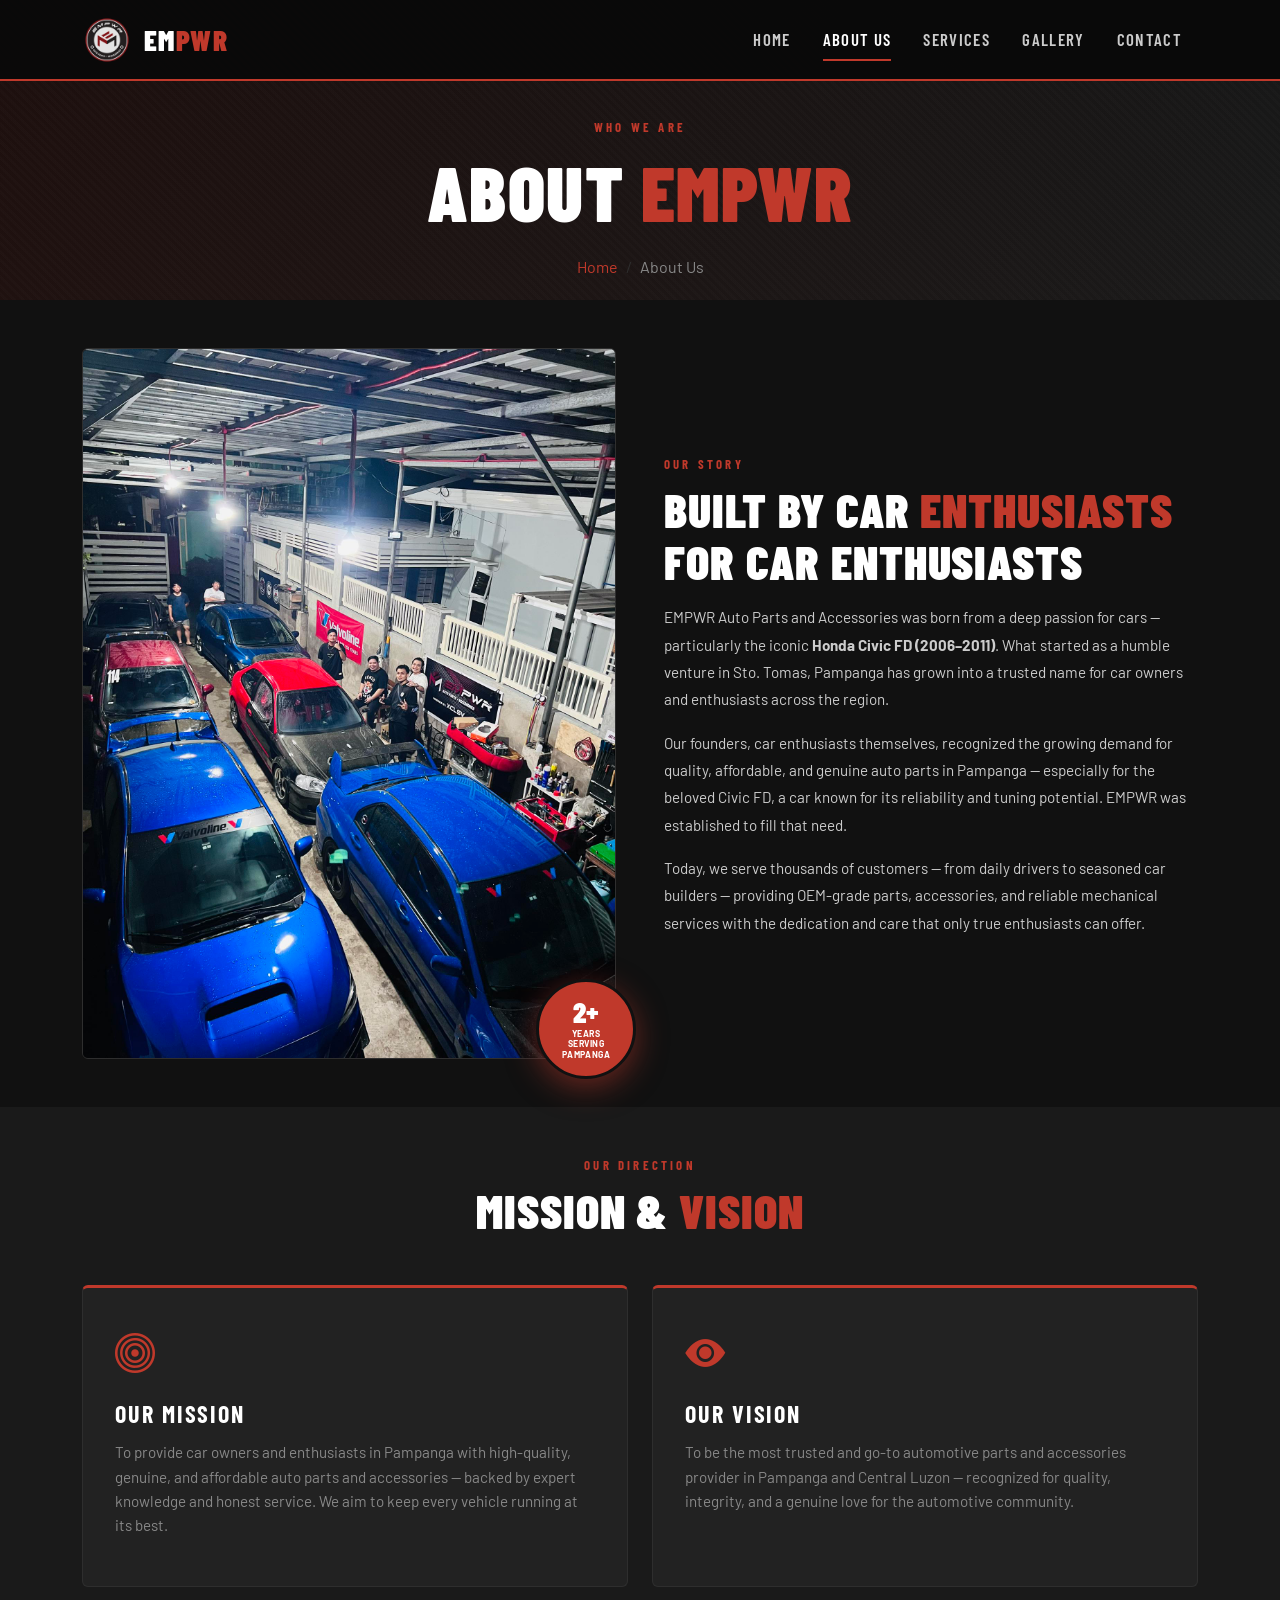
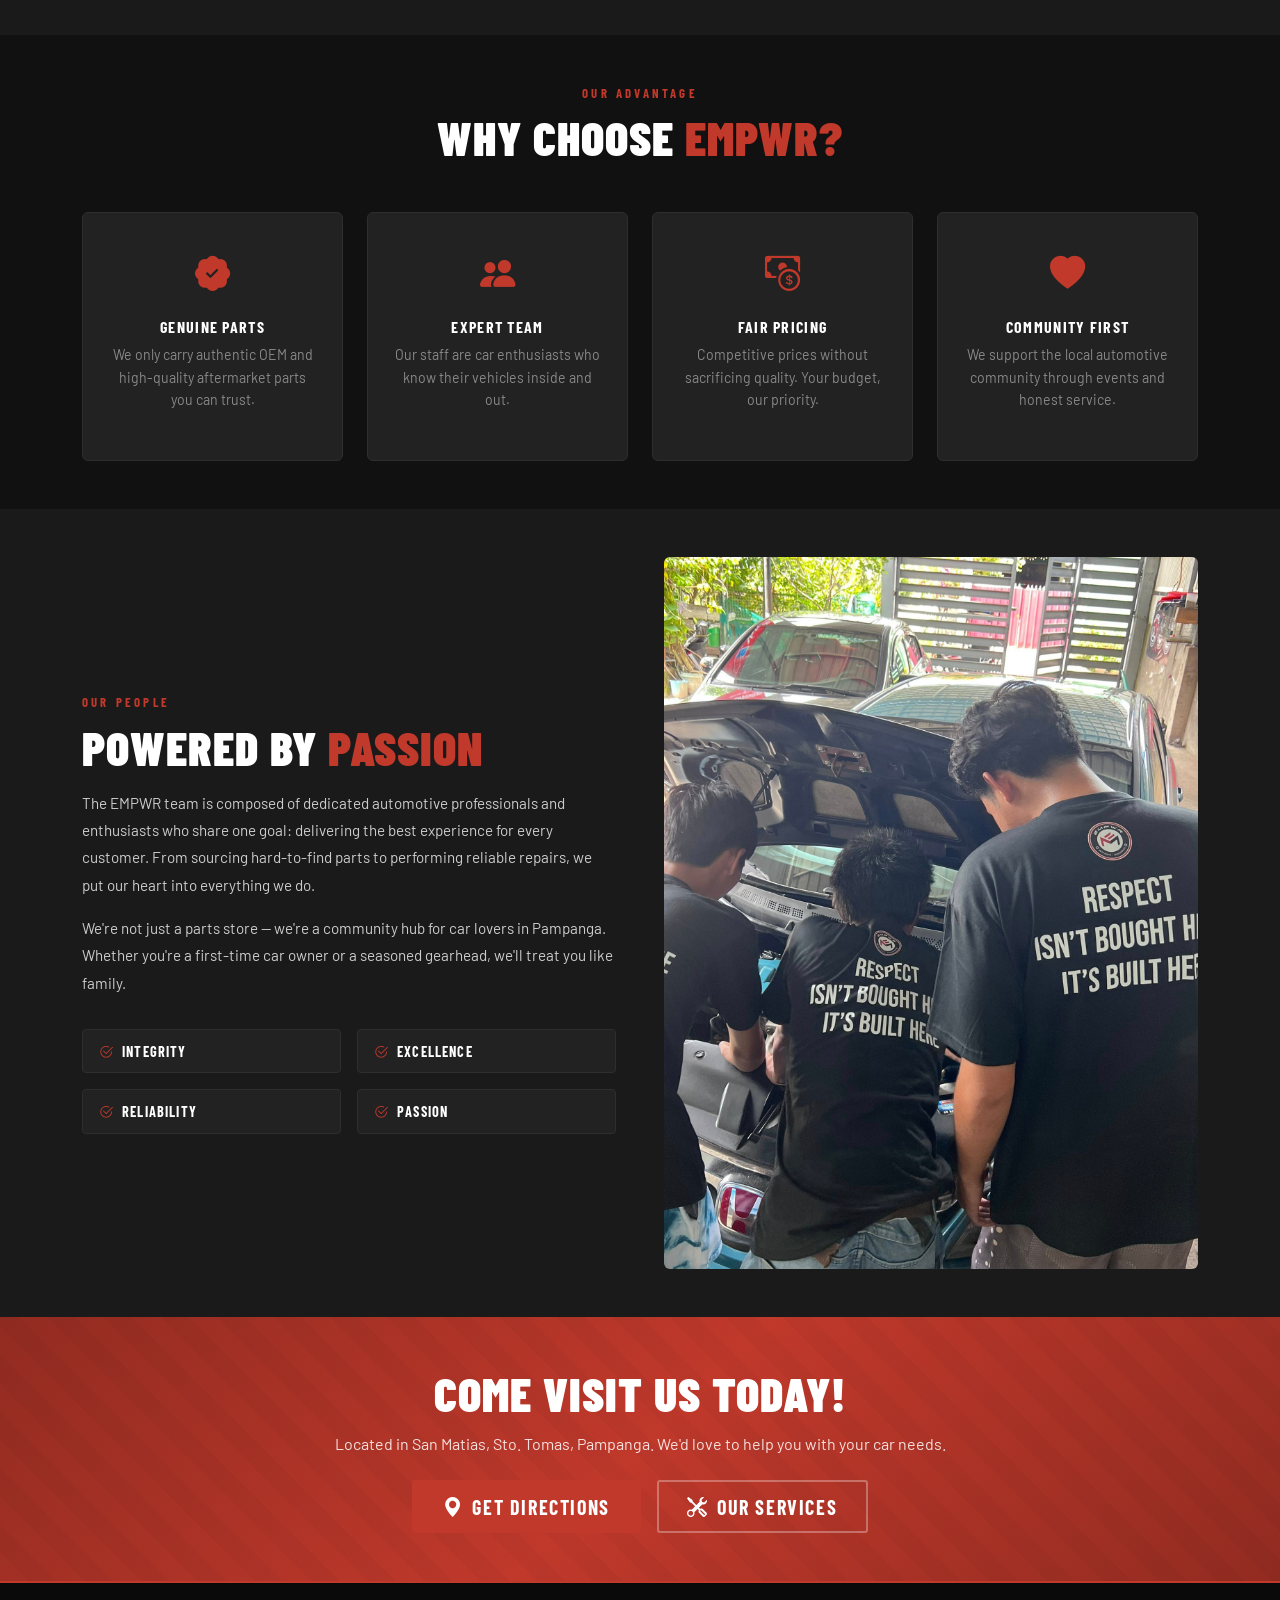
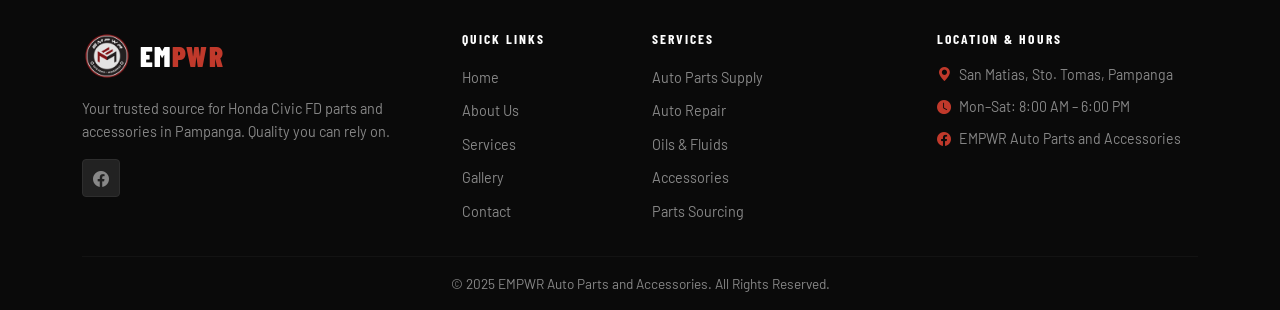
<file: about.html>
<!DOCTYPE html>
<html lang="en">
<head>
  <meta charset="UTF-8"/>
  <meta name="viewport" content="width=device-width, initial-scale=1.0"/>
  <title>About Us – EMPWR Auto Parts & Accessories</title>
  <link rel="icon" type="image/png" href="imgs/logo.png">
  <link rel="stylesheet" href="https://cdn.jsdelivr.net/npm/bootstrap@5.3.3/dist/css/bootstrap.min.css"/>
  <link rel="stylesheet" href="https://cdn.jsdelivr.net/npm/bootstrap-icons@1.11.3/font/bootstrap-icons.min.css"/>
  <link rel="stylesheet" href="style.css"/>
</head>
<body>

<!-- NAVBAR -->
<nav class="navbar navbar-expand-lg fixed-top empwr-nav">
  <div class="container">
    <a class="navbar-brand" href="index.html">
      <img src="imgs/logo1.png" alt="EMPWR Logo" height="50" class="me-2" onerror="this.style.display='none'"/>
      <span class="brand-text">EM<span class="brand-accent">PWR</span></span>
    </a>
    <button class="navbar-toggler" type="button" data-bs-toggle="collapse" data-bs-target="#navMenu">
      <span class="navbar-toggler-icon"></span>
    </button>
    <div class="collapse navbar-collapse" id="navMenu">
      <ul class="navbar-nav ms-auto">
        <li class="nav-item"><a class="nav-link" href="index.html">Home</a></li>
        <li class="nav-item"><a class="nav-link active" href="about.html">About Us</a></li>
        <li class="nav-item"><a class="nav-link" href="services.html">Services</a></li>
        <li class="nav-item"><a class="nav-link" href="gallery.html">Gallery</a></li>
        <li class="nav-item"><a class="nav-link" href="contact.html">Contact</a></li>
      </ul>
    </div>
  </div>
</nav>

<!-- PAGE HEADER -->
<section class="page-header d-flex align-items-center">
  <div class="page-header-overlay"></div>
  <div class="container position-relative z-2 text-center pt-5 mt-5">
    <div class="section-tag mb-2">Who We Are</div>
    <h1 class="page-title">About <span class="text-accent">EMPWR</span></h1>
    <nav aria-label="breadcrumb" class="mt-3">
      <ol class="breadcrumb justify-content-center">
        <li class="breadcrumb-item"><a href="index.html">Home</a></li>
        <li class="breadcrumb-item active">About Us</li>
      </ol>
    </nav>
  </div>
</section>

<!-- OUR STORY -->
<section class="section-dark py-5">
  <div class="container">
    <div class="row align-items-center g-5">
      <div class="col-lg-6">
        <div class="about-img-wrap">
          <img src="imgs/about-shop.jpg" alt="EMPWR Shop" class="img-fluid rounded-corner" onerror="this.parentElement.classList.add('img-placeholder')"/>
          <div class="about-badge">
            <span class="badge-num">2+</span>
            <span class="badge-label">Years<br/>Serving<br/>Pampanga</span>
          </div>
        </div>
      </div>
      <div class="col-lg-6">
        <div class="section-tag mb-2">Our Story</div>
        <h2 class="section-title">Built by Car <span class="text-accent">Enthusiasts</span><br/>for Car Enthusiasts</h2>
        <p class="section-text mt-3">
          EMPWR Auto Parts and Accessories was born from a deep passion for cars — particularly the iconic
          <strong>Honda Civic FD (2006–2011)</strong>. What started as a humble venture in Sto. Tomas, Pampanga
          has grown into a trusted name for car owners and enthusiasts across the region.
        </p>
        <p class="section-text">
          Our founders, car enthusiasts themselves, recognized the growing demand for quality, affordable,
          and genuine auto parts in Pampanga — especially for the beloved Civic FD, a car known for its
          reliability and tuning potential. EMPWR was established to fill that need.
        </p>
        <p class="section-text">
          Today, we serve thousands of customers — from daily drivers to seasoned car builders — providing
          OEM-grade parts, accessories, and reliable mechanical services with the dedication and care
          that only true enthusiasts can offer.
        </p>
      </div>
    </div>
  </div>
</section>

<!-- MISSION & VISION -->
<section class="section-mid py-5">
  <div class="container">
    <div class="text-center mb-5">
      <div class="section-tag mb-2">Our Direction</div>
      <h2 class="section-title">Mission & <span class="text-accent">Vision</span></h2>
    </div>
    <div class="row g-4">
      <div class="col-md-6">
        <div class="mv-card h-100">
          <div class="mv-icon"><i class="bi bi-bullseye"></i></div>
          <h4>Our Mission</h4>
          <p>To provide car owners and enthusiasts in Pampanga with high-quality, genuine, and affordable auto parts and accessories — backed by expert knowledge and honest service. We aim to keep every vehicle running at its best.</p>
        </div>
      </div>
      <div class="col-md-6">
        <div class="mv-card h-100">
          <div class="mv-icon"><i class="bi bi-eye-fill"></i></div>
          <h4>Our Vision</h4>
          <p>To be the most trusted and go-to automotive parts and accessories provider in Pampanga and Central Luzon — recognized for quality, integrity, and a genuine love for the automotive community.</p>
        </div>
      </div>
    </div>
  </div>
</section>

<!-- WHY CHOOSE US -->
<section class="section-dark py-5">
  <div class="container">
    <div class="text-center mb-5">
      <div class="section-tag mb-2">Our Advantage</div>
      <h2 class="section-title">Why Choose <span class="text-accent">EMPWR?</span></h2>
    </div>
    <div class="row g-4">
      <div class="col-md-6 col-lg-3">
        <div class="why-card text-center h-100">
          <div class="why-icon"><i class="bi bi-patch-check-fill"></i></div>
          <h6>Genuine Parts</h6>
          <p>We only carry authentic OEM and high-quality aftermarket parts you can trust.</p>
        </div>
      </div>
      <div class="col-md-6 col-lg-3">
        <div class="why-card text-center h-100">
          <div class="why-icon"><i class="bi bi-people-fill"></i></div>
          <h6>Expert Team</h6>
          <p>Our staff are car enthusiasts who know their vehicles inside and out.</p>
        </div>
      </div>
      <div class="col-md-6 col-lg-3">
        <div class="why-card text-center h-100">
          <div class="why-icon"><i class="bi bi-cash-coin"></i></div>
          <h6>Fair Pricing</h6>
          <p>Competitive prices without sacrificing quality. Your budget, our priority.</p>
        </div>
      </div>
      <div class="col-md-6 col-lg-3">
        <div class="why-card text-center h-100">
          <div class="why-icon"><i class="bi bi-heart-fill"></i></div>
          <h6>Community First</h6>
          <p>We support the local automotive community through events and honest service.</p>
        </div>
      </div>
    </div>
  </div>
</section>

<!-- TEAM / VALUES -->
<section class="section-mid py-5">
  <div class="container">
    <div class="row align-items-center g-5">
      <div class="col-lg-6">
        <div class="section-tag mb-2">Our People</div>
        <h2 class="section-title">Powered by <span class="text-accent">Passion</span></h2>
        <p class="section-text mt-3">
          The EMPWR team is composed of dedicated automotive professionals and enthusiasts who
          share one goal: delivering the best experience for every customer. From sourcing hard-to-find
          parts to performing reliable repairs, we put our heart into everything we do.
        </p>
        <p class="section-text">
          We're not just a parts store — we're a community hub for car lovers in Pampanga.
          Whether you're a first-time car owner or a seasoned gearhead, we'll treat you like family.
        </p>
        <div class="row g-3 mt-2">
          <div class="col-6">
            <div class="value-pill"><i class="bi bi-check2-circle text-accent me-2"></i>Integrity</div>
          </div>
          <div class="col-6">
            <div class="value-pill"><i class="bi bi-check2-circle text-accent me-2"></i>Excellence</div>
          </div>
          <div class="col-6">
            <div class="value-pill"><i class="bi bi-check2-circle text-accent me-2"></i>Reliability</div>
          </div>
          <div class="col-6">
            <div class="value-pill"><i class="bi bi-check2-circle text-accent me-2"></i>Passion</div>
          </div>
        </div>
      </div>
      <div class="col-lg-6">
        <div class="team-img-grid">
          <img src="imgs/team1.jpg" alt="Shop" class="img-fluid rounded-corner" onerror="this.parentElement.classList.add('img-placeholder')"/>
        </div>
      </div>
    </div>
  </div>
</section>

<!-- CTA -->
<section class="cta-section py-5">
  <div class="container text-center">
    <h2 class="cta-title">Come Visit Us Today!</h2>
    <p class="cta-sub mt-2 mb-4">Located in San Matias, Sto. Tomas, Pampanga. We'd love to help you with your car needs.</p>
    <div class="d-flex flex-wrap justify-content-center gap-3">
      <a href="contact.html" class="btn btn-empwr-red btn-lg"><i class="bi bi-geo-alt-fill me-2"></i>Get Directions</a>
      <a href="services.html" class="btn btn-empwr-outline btn-lg"><i class="bi bi-tools me-2"></i>Our Services</a>
    </div>
  </div>
</section>

<!-- FOOTER -->
<footer class="empwr-footer pt-5 pb-3">
  <div class="container">
    <div class="row g-4">
      <div class="col-lg-4">
        <div class="footer-brand mb-3">
          <img src="imgs/logo1.png" alt="EMPWR Logo" height="50" onerror="this.style.display='none'"/>
          <span class="brand-text ms-2">EM<span class="brand-accent">PWR</span></span>
        </div>
        <p class="footer-desc">Your trusted source for Honda Civic FD parts and accessories in Pampanga. Quality you can rely on.</p>
        <div class="social-links mt-3">
          <a href="https://www.facebook.com/empwrautopartsandaccessories" target="_blank"><i class="bi bi-facebook"></i></a>
        </div>
      </div>
      <div class="col-lg-2 col-6">
        <h6 class="footer-heading">Quick Links</h6>
        <ul class="footer-links">
          <li><a href="index.html">Home</a></li>
          <li><a href="about.html">About Us</a></li>
          <li><a href="services.html">Services</a></li>
          <li><a href="gallery.html">Gallery</a></li>
          <li><a href="contact.html">Contact</a></li>
        </ul>
      </div>
      <div class="col-lg-3 col-6">
        <h6 class="footer-heading">Services</h6>
        <ul class="footer-links">
          <li><a href="services.html">Auto Parts Supply</a></li>
          <li><a href="services.html">Auto Repair</a></li>
          <li><a href="services.html">Oils & Fluids</a></li>
          <li><a href="services.html">Accessories</a></li>
          <li><a href="services.html">Parts Sourcing</a></li>
        </ul>
      </div>
      <div class="col-lg-3">
        <h6 class="footer-heading">Location & Hours</h6>
        <div class="footer-contact">
          <p><i class="bi bi-geo-alt-fill text-accent me-2"></i>San Matias, Sto. Tomas, Pampanga</p>
          <p><i class="bi bi-clock-fill text-accent me-2"></i>Mon–Sat: 8:00 AM – 6:00 PM</p>
          <p><i class="bi bi-facebook text-accent me-2"></i>EMPWR Auto Parts and Accessories</p>
        </div>
      </div>
    </div>
    <hr class="footer-divider mt-4 mb-3"/>
    <div class="text-center footer-copy">
      <p class="mb-0">&copy; 2025 EMPWR Auto Parts and Accessories. All Rights Reserved.</p>
    </div>
  </div>
</footer>

<script src="https://cdn.jsdelivr.net/npm/bootstrap@5.3.3/dist/js/bootstrap.bundle.min.js"></script>
</body>
</html>
</file>
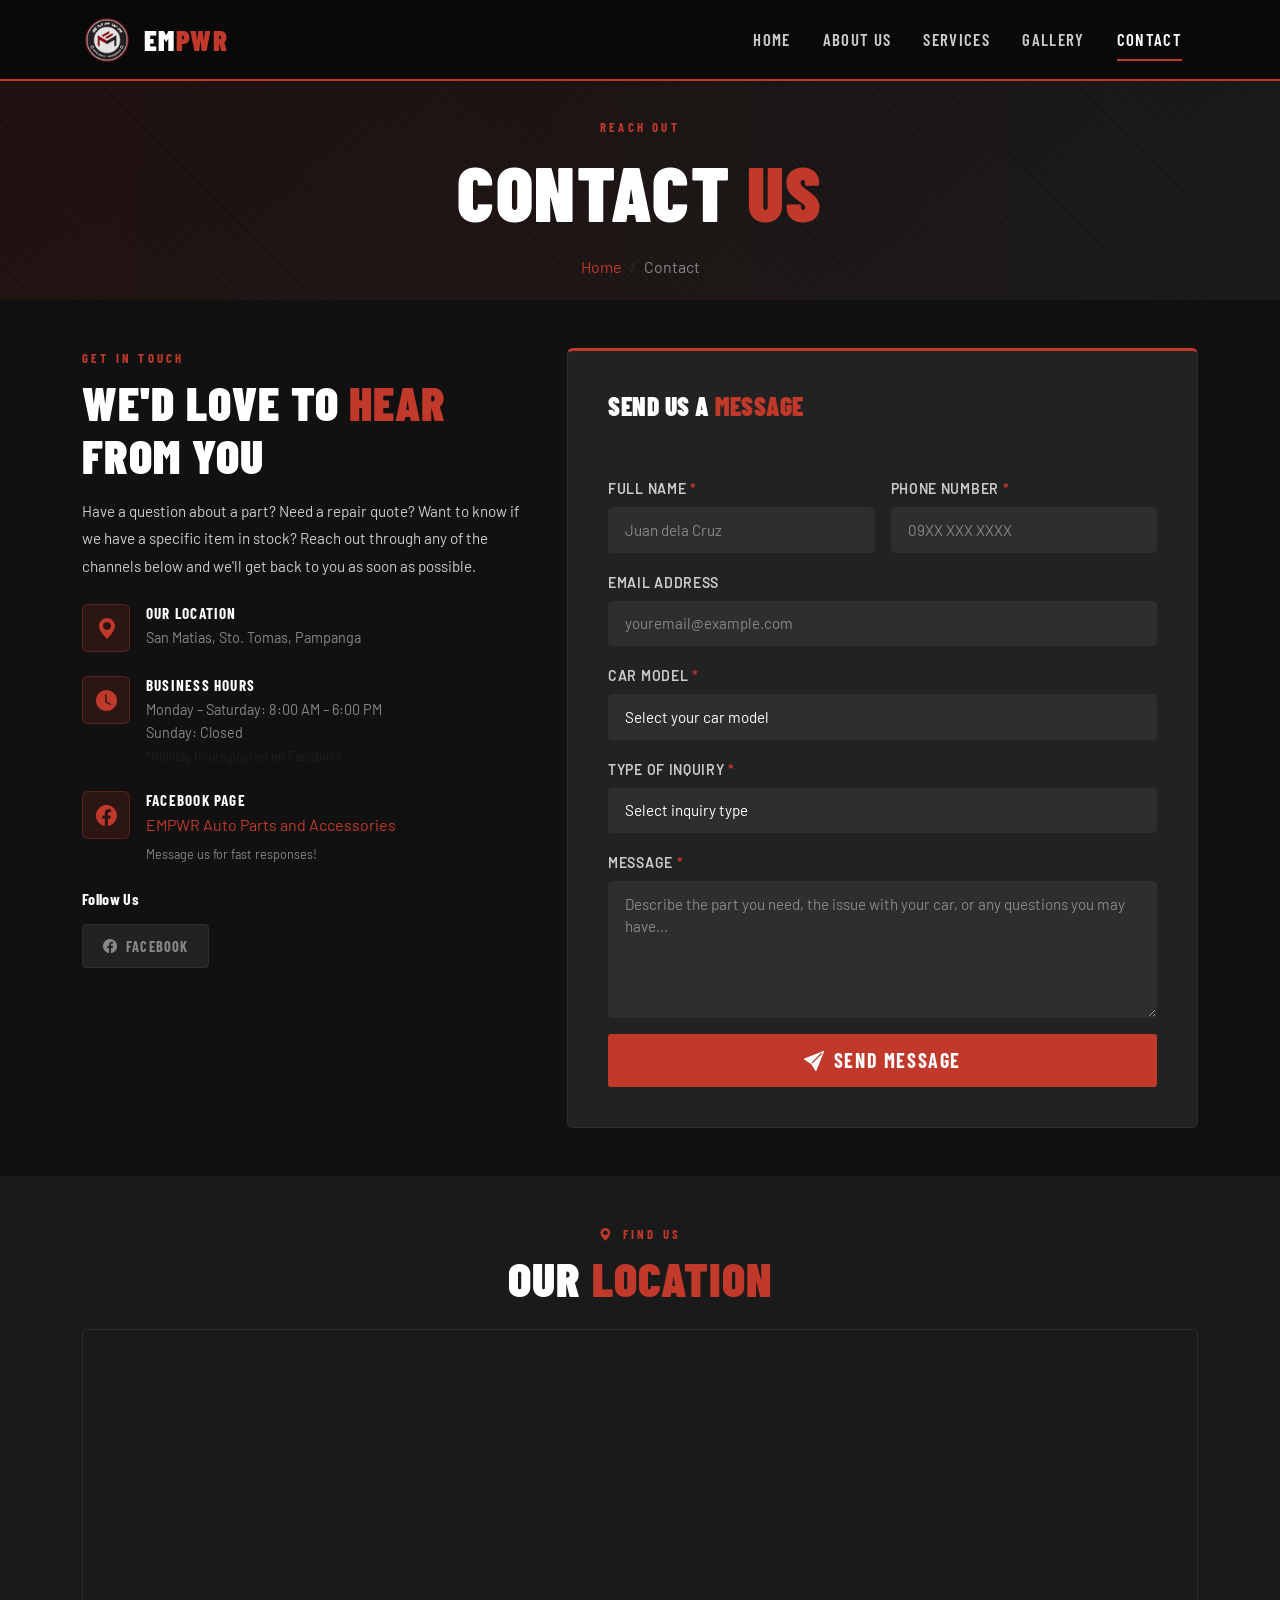
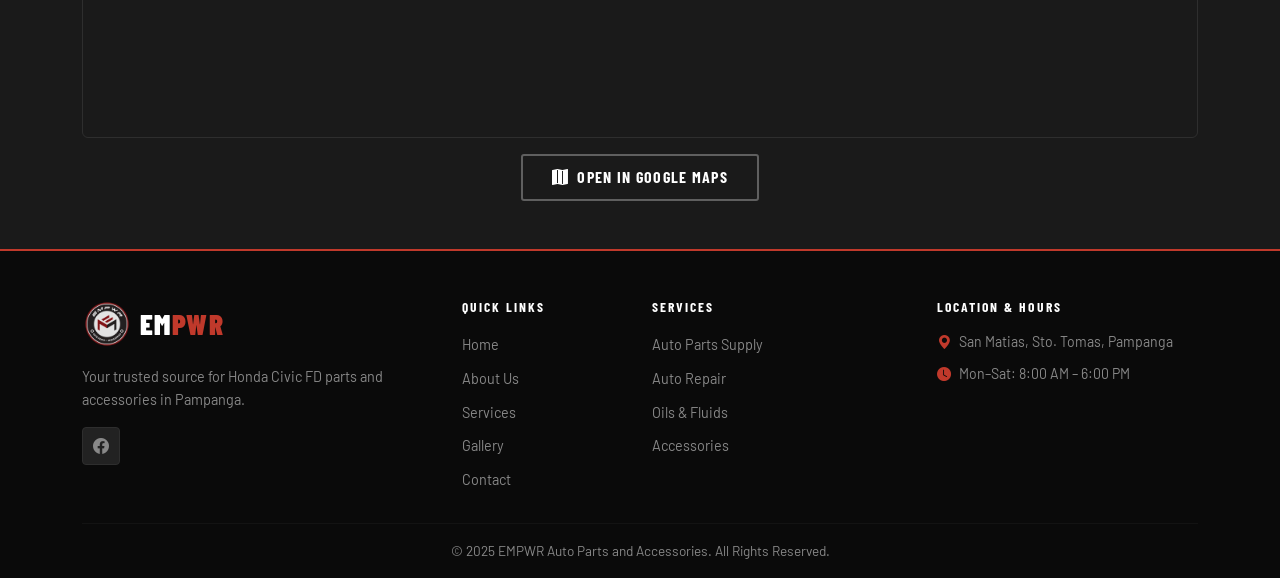
<file: contact.html>
<!DOCTYPE html>
<html lang="en">
<head>
  <meta charset="UTF-8"/>
  <meta name="viewport" content="width=device-width, initial-scale=1.0"/>
  <title>Contact Us – EMPWR Auto Parts & Accessories</title>
  <link rel="icon" type="image/png" href="imgs/logo.png">
  <link rel="stylesheet" href="https://cdn.jsdelivr.net/npm/bootstrap@5.3.3/dist/css/bootstrap.min.css"/>
  <link rel="stylesheet" href="https://cdn.jsdelivr.net/npm/bootstrap-icons@1.11.3/font/bootstrap-icons.min.css"/>
  <link rel="stylesheet" href="style.css"/>
</head>
<body>

<!-- NAVBAR -->
<nav class="navbar navbar-expand-lg fixed-top empwr-nav">
  <div class="container">
    <a class="navbar-brand" href="index.html">
      <img src="imgs/logo1.png" alt="EMPWR Logo" height="50" class="me-2" onerror="this.style.display='none'"/>
      <span class="brand-text">EM<span class="brand-accent">PWR</span></span>
    </a>
    <button class="navbar-toggler" type="button" data-bs-toggle="collapse" data-bs-target="#navMenu">
      <span class="navbar-toggler-icon"></span>
    </button>
    <div class="collapse navbar-collapse" id="navMenu">
      <ul class="navbar-nav ms-auto">
        <li class="nav-item"><a class="nav-link" href="index.html">Home</a></li>
        <li class="nav-item"><a class="nav-link" href="about.html">About Us</a></li>
        <li class="nav-item"><a class="nav-link" href="services.html">Services</a></li>
        <li class="nav-item"><a class="nav-link" href="gallery.html">Gallery</a></li>
        <li class="nav-item"><a class="nav-link active" href="contact.html">Contact</a></li>
      </ul>
    </div>
  </div>
</nav>

<!-- PAGE HEADER -->
<section class="page-header d-flex align-items-center">
  <div class="page-header-overlay"></div>
  <div class="container position-relative z-2 text-center pt-5 mt-5">
    <div class="section-tag mb-2">Reach Out</div>
    <h1 class="page-title">Contact <span class="text-accent">Us</span></h1>
    <nav aria-label="breadcrumb" class="mt-3">
      <ol class="breadcrumb justify-content-center">
        <li class="breadcrumb-item"><a href="index.html">Home</a></li>
        <li class="breadcrumb-item active">Contact</li>
      </ol>
    </nav>
  </div>
</section>

<!-- CONTACT SECTION -->
<section class="section-dark py-5">
  <div class="container">
    <div class="row g-5">

      <!-- CONTACT INFO -->
      <div class="col-lg-5">
        <div class="section-tag mb-2">Get in Touch</div>
        <h2 class="section-title">We'd Love to <span class="text-accent">Hear</span> From You</h2>
        <p class="section-text mt-3">
          Have a question about a part? Need a repair quote? Want to know if we have a specific item in stock?
          Reach out through any of the channels below and we'll get back to you as soon as possible.
        </p>

        <div class="contact-info-block mt-4">
          <div class="contact-info-item d-flex align-items-start gap-3 mb-4">
            <div class="contact-icon"><i class="bi bi-geo-alt-fill"></i></div>
            <div>
              <h6>Our Location</h6>
              <p>San Matias, Sto. Tomas, Pampanga</p>
            </div>
          </div>
          <div class="contact-info-item d-flex align-items-start gap-3 mb-4">
            <div class="contact-icon"><i class="bi bi-clock-fill"></i></div>
            <div>
              <h6>Business Hours</h6>
              <p>Monday – Saturday: 8:00 AM – 6:00 PM<br/>
              Sunday: Closed<br/>
              <small class="text-muted">*Holiday hours posted on Facebook</small></p>
            </div>
          </div>
          <div class="contact-info-item d-flex align-items-start gap-3 mb-4">
            <div class="contact-icon"><i class="bi bi-facebook"></i></div>
            <div>
              <h6>Facebook Page</h6>
              <a href="https://www.facebook.com/empwrautopartsandaccessories" target="_blank" class="text-accent">
                EMPWR Auto Parts and Accessories
              </a>
              <p class="mt-1 mb-0"><small>Message us for fast responses!</small></p>
            </div>
          </div>
        </div>

        <div class="mt-4">
          <h6 class="mb-3">Follow Us</h6>
          <div class="social-links-lg">
            <a href="https://www.facebook.com/empwrautopartsandaccessories" target="_blank" class="social-link-lg-btn">
              <i class="bi bi-facebook me-2"></i>Facebook
            </a>
          </div>
        </div>
      </div>

      <!-- CONTACT FORM -->
      <div class="col-lg-7">
        <div class="contact-form-card">
          <h4 class="mb-1">Send Us a <span class="text-accent">Message</span></h4>
          <p class="mb-4 text-muted">Fill out the form below and we'll respond as soon as we can.</p>

          <div id="formSuccess" class="alert alert-success d-none" role="alert">
            <i class="bi bi-check-circle-fill me-2"></i>
            Thank you! Your message has been sent. We'll get back to you soon!
          </div>

          <form id="contactForm" novalidate>
            <div class="row g-3">
              <div class="col-md-6">
                <label class="form-label empwr-label">Full Name <span class="text-accent">*</span></label>
                <input type="text" class="form-control empwr-input" id="fullName" name="fullName" placeholder="Juan dela Cruz" required/>
                <div class="invalid-feedback">Please enter your full name.</div>
              </div>
              <div class="col-md-6">
                <label class="form-label empwr-label">Phone Number <span class="text-accent">*</span></label>
                <input type="tel" class="form-control empwr-input" id="phone" name="phone" placeholder="09XX XXX XXXX" required/>
                <div class="invalid-feedback">Please enter your phone number.</div>
              </div>
              <div class="col-12">
                <label class="form-label empwr-label">Email Address</label>
                <input type="email" class="form-control empwr-input" id="email" name="email" placeholder="youremail@example.com"/>
              </div>
              <div class="col-12">
                <label class="form-label empwr-label">Car Model <span class="text-accent">*</span></label>
                <select class="form-select empwr-input" id="carModel" name="carModel" required>
                  <option value="" selected disabled>Select your car model</option>
                  <option value="Honda Civic FD 2006">Honda Civic FD 2006</option>
                  <option value="Honda Civic FD 2007">Honda Civic FD 2007</option>
                  <option value="Honda Civic FD 2008">Honda Civic FD 2008</option>
                  <option value="Honda Civic FD 2009">Honda Civic FD 2009</option>
                  <option value="Honda Civic FD 2010">Honda Civic FD 2010</option>
                  <option value="Honda Civic FD 2011">Honda Civic FD 2011</option>
                  <option value="Other Honda">Other Honda Model</option>
                  <option value="Other Car Brand">Other Car Brand</option>
                </select>
                <div class="invalid-feedback">Please select your car model.</div>
              </div>
              <div class="col-12">
                <label class="form-label empwr-label">Type of Inquiry <span class="text-accent">*</span></label>
                <select class="form-select empwr-input" id="inquiryType" name="inquiryType" required>
                  <option value="" selected disabled>Select inquiry type</option>
                  <option value="Parts Availability">Parts Availability / Order</option>
                  <option value="Repair Service">Repair / Mechanic Service</option>
                  <option value="Pricing">Pricing Inquiry</option>
                  <option value="Parts Sourcing">Parts Sourcing Request</option>
                  <option value="General">General Question</option>
                </select>
                <div class="invalid-feedback">Please select an inquiry type.</div>
              </div>
              <div class="col-12">
                <label class="form-label empwr-label">Message <span class="text-accent">*</span></label>
                <textarea class="form-control empwr-input" id="message" name="message" rows="5"
                  placeholder="Describe the part you need, the issue with your car, or any questions you may have..." required></textarea>
                <div class="invalid-feedback">Please enter your message.</div>
              </div>
              <div class="col-12">
                <button type="submit" class="btn btn-empwr-red btn-lg w-100" id="submitBtn">
                  <i class="bi bi-send-fill me-2"></i>Send Message
                </button>
              </div>
            </div>
          </form>
        </div>
      </div>

    </div>
  </div>
</section>

<!-- MAP SECTION -->
<section class="section-mid py-5">
  <div class="container">
    <div class="text-center mb-4">
      <div class="section-tag mb-2"><i class="bi bi-geo-alt-fill me-2"></i>Find Us</div>
      <h2 class="section-title">Our <span class="text-accent">Location</span></h2>
    </div>
    <div class="map-container rounded-corner overflow-hidden">
      <iframe
        src="https://www.google.com/maps?q=15.0041344,120.7134549&z=17&output=embed"
        width="100%"
        height="400"
        style="border:0;"
        allowfullscreen=""
        loading="lazy"
        referrerpolicy="no-referrer-when-downgrade">
      </iframe>
    </div>
    <div class="text-center mt-3">
      <a href="https://www.google.com/maps/place/EMPWR+AUTO+PARTS+AND+ACCESSORIES/@15.0041344,120.71088,17z/data=!3m1!4b1!4m6!3m5!1s0x3396f9da89acd723:0x76b9cb707b0f6c99!8m2!3d15.0041344!4d120.7134549!16s%2Fg%2F11wv3y3vrp?entry=ttu"
        target="_blank" class="btn btn-empwr-outline">
        <i class="bi bi-map-fill me-2"></i>Open in Google Maps
      </a>
    </div>
  </div>
</section>

<!-- FOOTER -->
<footer class="empwr-footer pt-5 pb-3">
  <div class="container">
    <div class="row g-4">
      <div class="col-lg-4">
        <div class="footer-brand mb-3">
          <img src="imgs/logo1.png" alt="EMPWR Logo" height="50" onerror="this.style.display='none'"/>
          <span class="brand-text ms-2">EM<span class="brand-accent">PWR</span></span>
        </div>
        <p class="footer-desc">Your trusted source for Honda Civic FD parts and accessories in Pampanga.</p>
        <div class="social-links mt-3">
          <a href="https://www.facebook.com/empwrautopartsandaccessories" target="_blank"><i class="bi bi-facebook"></i></a>
        </div>
      </div>
      <div class="col-lg-2 col-6">
        <h6 class="footer-heading">Quick Links</h6>
        <ul class="footer-links">
          <li><a href="index.html">Home</a></li>
          <li><a href="about.html">About Us</a></li>
          <li><a href="services.html">Services</a></li>
          <li><a href="gallery.html">Gallery</a></li>
          <li><a href="contact.html">Contact</a></li>
        </ul>
      </div>
      <div class="col-lg-3 col-6">
        <h6 class="footer-heading">Services</h6>
        <ul class="footer-links">
          <li><a href="services.html">Auto Parts Supply</a></li>
          <li><a href="services.html">Auto Repair</a></li>
          <li><a href="services.html">Oils & Fluids</a></li>
          <li><a href="services.html">Accessories</a></li>
        </ul>
      </div>
      <div class="col-lg-3">
        <h6 class="footer-heading">Location & Hours</h6>
        <div class="footer-contact">
          <p><i class="bi bi-geo-alt-fill text-accent me-2"></i>San Matias, Sto. Tomas, Pampanga</p>
          <p><i class="bi bi-clock-fill text-accent me-2"></i>Mon–Sat: 8:00 AM – 6:00 PM</p>
        </div>
      </div>
    </div>
    <hr class="footer-divider mt-4 mb-3"/>
    <div class="text-center footer-copy">
      <p class="mb-0">&copy; 2025 EMPWR Auto Parts and Accessories. All Rights Reserved.</p>
    </div>
  </div>
</footer>

<script src="https://cdn.jsdelivr.net/npm/bootstrap@5.3.3/dist/js/bootstrap.bundle.min.js"></script>

<!-- CONTACT FORM — Formspree Integration -->
<script>
  document.getElementById('contactForm').addEventListener('submit', function (e) {
    e.preventDefault();
    var form = this;
    var isValid = true;

    // Validate each required field
    var requiredFields = ['fullName', 'phone', 'carModel', 'inquiryType', 'message'];
    requiredFields.forEach(function (id) {
      var field = document.getElementById(id);
      if (!field.value.trim()) {
        field.classList.add('is-invalid');
        field.classList.remove('is-valid');
        isValid = false;
      } else {
        field.classList.remove('is-invalid');
        field.classList.add('is-valid');
      }
    });

    // Clear invalid state on input
    requiredFields.forEach(function (id) {
      document.getElementById(id).addEventListener('input', function () {
        if (this.value.trim()) {
          this.classList.remove('is-invalid');
          this.classList.add('is-valid');
        }
      });
    });

    if (!isValid) return;

    // Show sending state
    var btn = document.getElementById('submitBtn');
    btn.disabled = true;
    btn.innerHTML = '<i class="bi bi-hourglass-split me-2"></i>Sending...';

    // Send to Formspree
    fetch('https://formspree.io/f/mjgppzwg', {
      method: 'POST',
      body: new FormData(form),
      headers: { 'Accept': 'application/json' }
    })
    .then(function (response) {
      if (response.ok) {
        form.reset();
        form.querySelectorAll('.is-valid').forEach(function (el) {
          el.classList.remove('is-valid');
        });
        document.getElementById('formSuccess').classList.remove('d-none');
        window.scrollTo({ top: document.getElementById('formSuccess').offsetTop - 100, behavior: 'smooth' });
      } else {
        alert('Something went wrong. Please try again.');
      }
    })
    .catch(function () {
      alert('Network error. Please check your connection.');
    })
    .finally(function () {
      btn.disabled = false;
      btn.innerHTML = '<i class="bi bi-send-fill me-2"></i>Send Message';
    });
  });
</script>

</body>
</html>
</file>
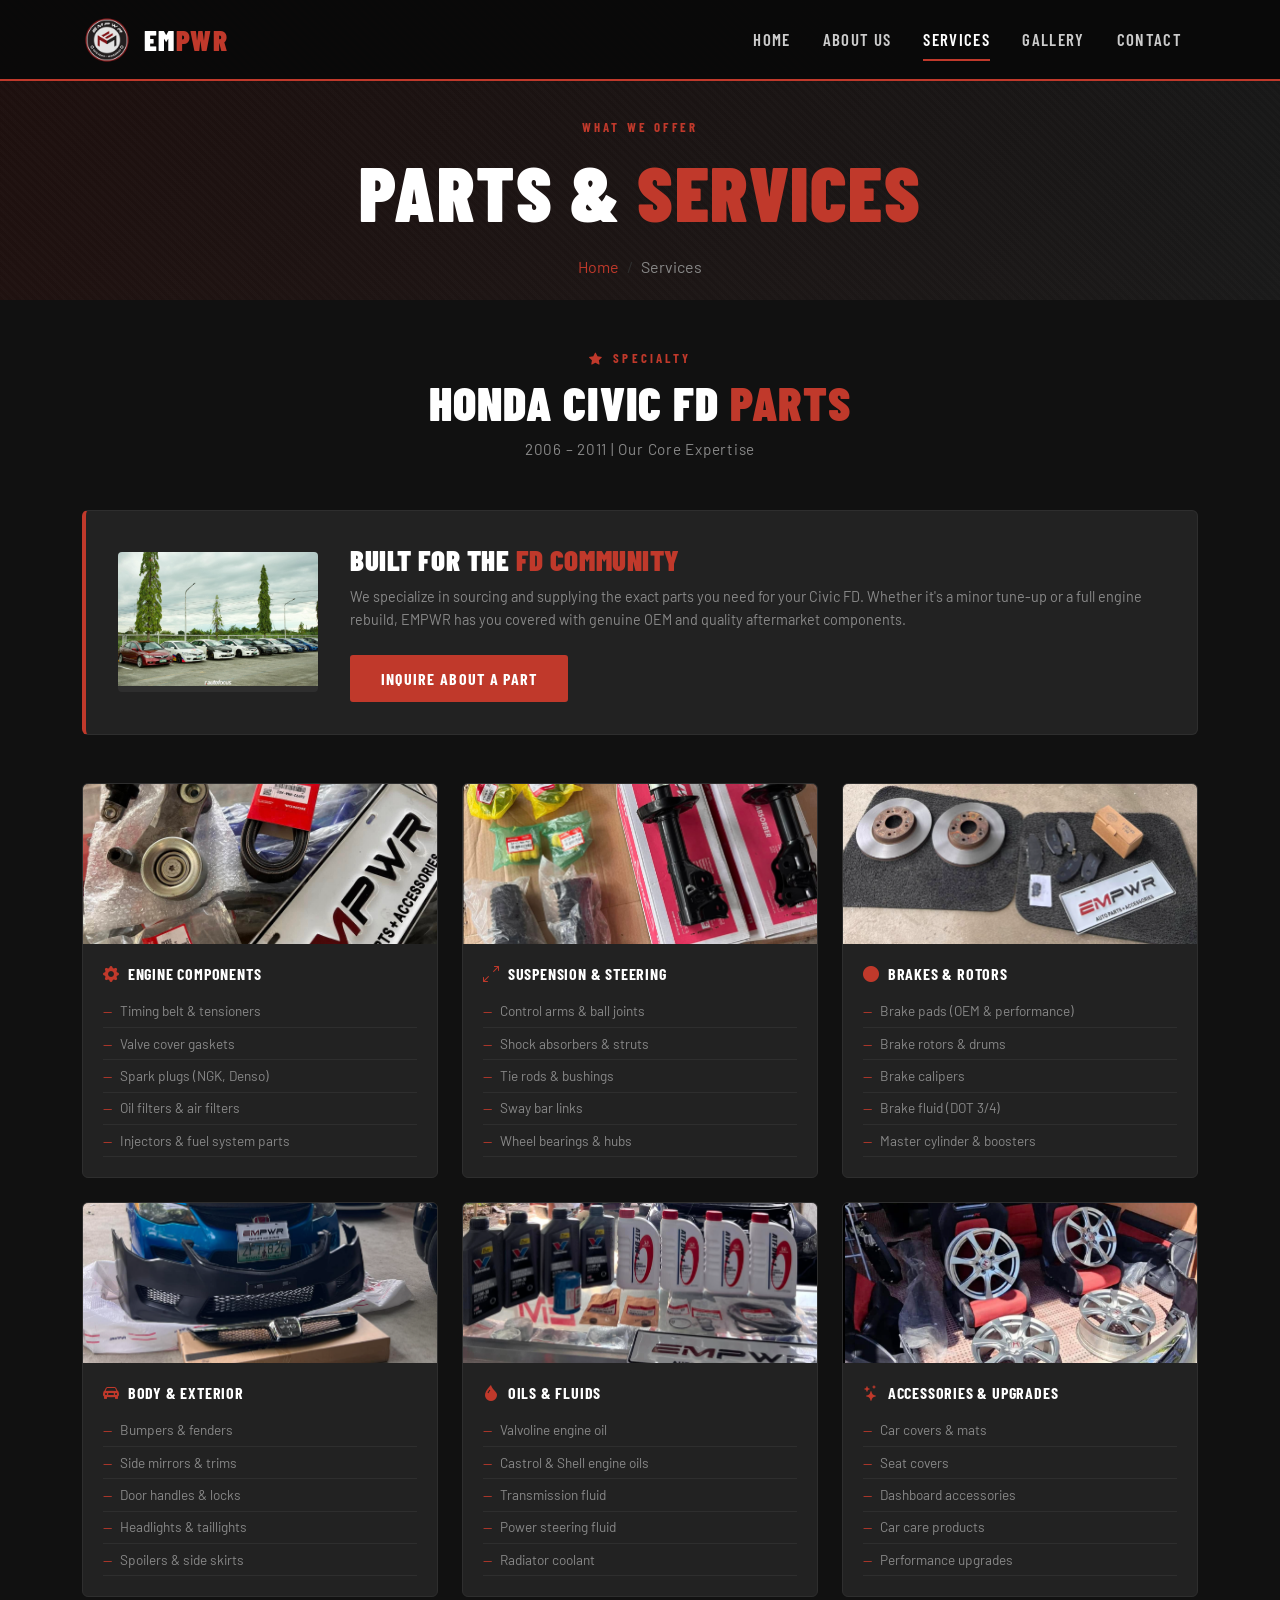
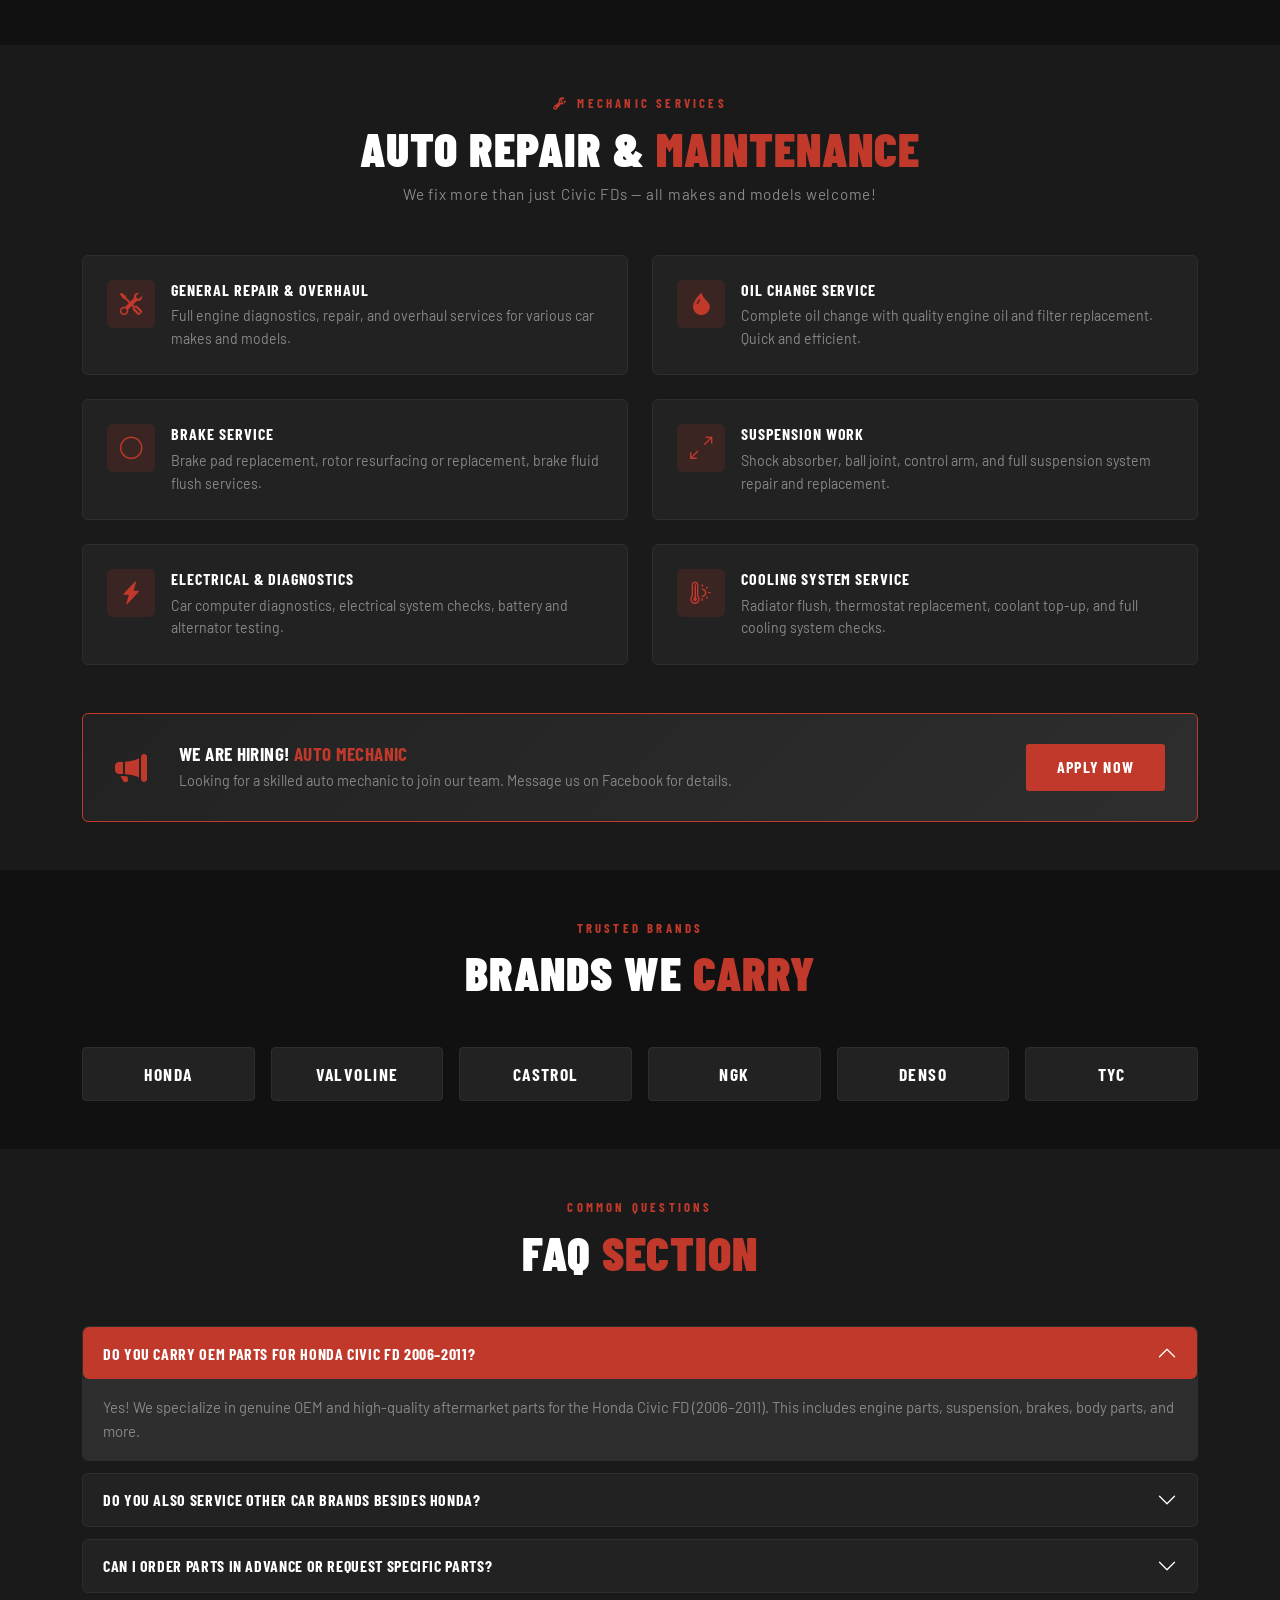
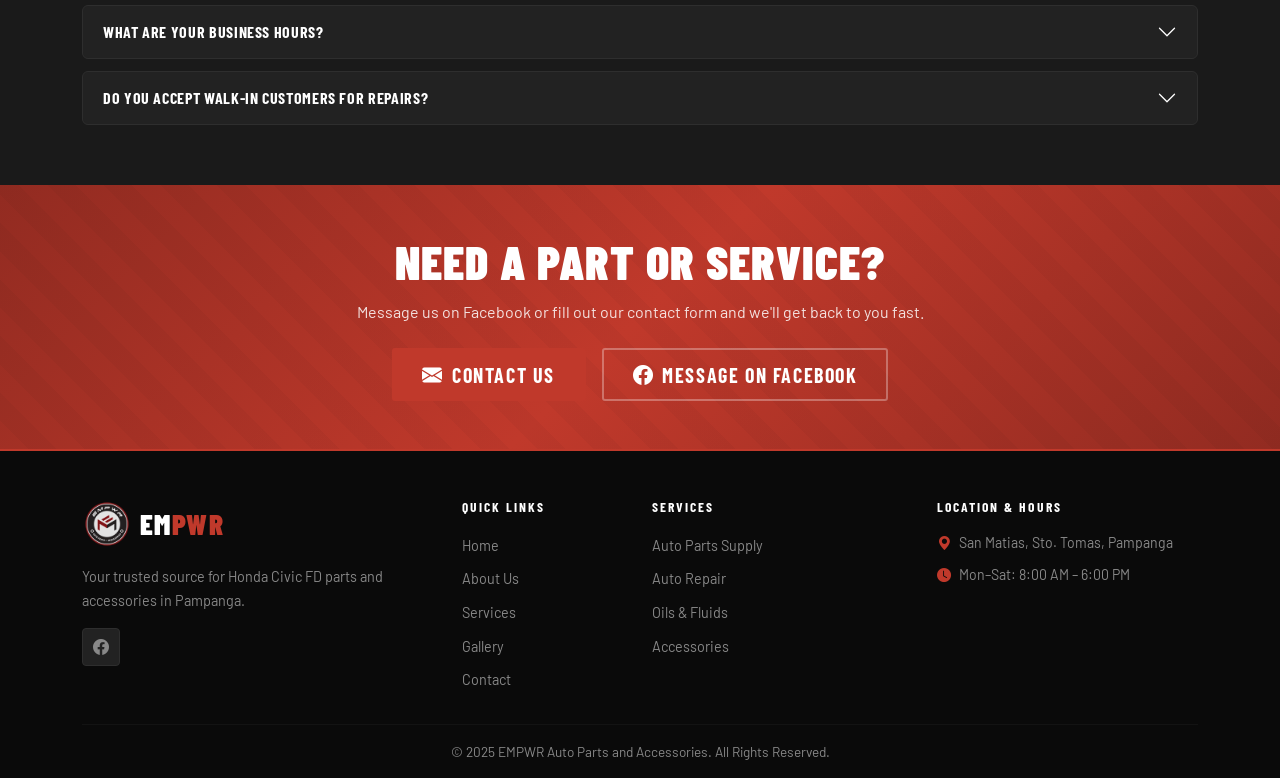
<file: services.html>
<!DOCTYPE html>
<html lang="en">
<head>
  <meta charset="UTF-8"/>
  <meta name="viewport" content="width=device-width, initial-scale=1.0"/>
  <title>Services & Parts – EMPWR Auto Parts & Accessories</title>
  <link rel="icon" type="image/png" href="imgs/logo.png">
  <link rel="stylesheet" href="https://cdn.jsdelivr.net/npm/bootstrap@5.3.3/dist/css/bootstrap.min.css"/>
  <link rel="stylesheet" href="https://cdn.jsdelivr.net/npm/bootstrap-icons@1.11.3/font/bootstrap-icons.min.css"/>
  <link rel="stylesheet" href="style.css"/>
</head>
<body>

<!-- NAVBAR -->
<nav class="navbar navbar-expand-lg fixed-top empwr-nav">
  <div class="container">
    <a class="navbar-brand" href="index.html">
      <img src="imgs/logo1.png" alt="EMPWR Logo" height="50" class="me-2" onerror="this.style.display='none'"/>
      <span class="brand-text">EM<span class="brand-accent">PWR</span></span>
    </a>
    <button class="navbar-toggler" type="button" data-bs-toggle="collapse" data-bs-target="#navMenu">
      <span class="navbar-toggler-icon"></span>
    </button>
    <div class="collapse navbar-collapse" id="navMenu">
      <ul class="navbar-nav ms-auto">
        <li class="nav-item"><a class="nav-link" href="index.html">Home</a></li>
        <li class="nav-item"><a class="nav-link" href="about.html">About Us</a></li>
        <li class="nav-item"><a class="nav-link active" href="services.html">Services</a></li>
        <li class="nav-item"><a class="nav-link" href="gallery.html">Gallery</a></li>
        <li class="nav-item"><a class="nav-link" href="contact.html">Contact</a></li>
      </ul>
    </div>
  </div>
</nav>

<!-- PAGE HEADER -->
<section class="page-header d-flex align-items-center">
  <div class="page-header-overlay"></div>
  <div class="container position-relative z-2 text-center pt-5 mt-5">
    <div class="section-tag mb-2">What We Offer</div>
    <h1 class="page-title">Parts & <span class="text-accent">Services</span></h1>
    <nav aria-label="breadcrumb" class="mt-3">
      <ol class="breadcrumb justify-content-center">
        <li class="breadcrumb-item"><a href="index.html">Home</a></li>
        <li class="breadcrumb-item active">Services</li>
      </ol>
    </nav>
  </div>
</section>

<!-- CIVIC FD PARTS SPOTLIGHT -->
<section class="section-dark py-5">
  <div class="container">
    <div class="text-center mb-5">
      <div class="section-tag mb-2"><i class="bi bi-star-fill me-2"></i>Specialty</div>
      <h2 class="section-title">Honda Civic FD <span class="text-accent">Parts</span></h2>
      <p class="section-sub mt-2">2006 – 2011 | Our Core Expertise</p>
    </div>
    <div class="fd-banner mb-5">
      <div class="fd-banner-img">
        <img src="imgs/civic-fd-banner.jpg" alt="Civic FD" onerror="this.style.display='none'"/>
      </div>
      <div class="fd-banner-content">
        <h3>Built for the <span class="text-accent">FD Community</span></h3>
        <p>We specialize in sourcing and supplying the exact parts you need for your Civic FD.
        Whether it's a minor tune-up or a full engine rebuild, EMPWR has you covered with
        genuine OEM and quality aftermarket components.</p>
        <a href="contact.html" class="btn btn-empwr-red mt-2">Inquire About a Part</a>
      </div>
    </div>
    <div class="row g-4">
      <div class="col-md-6 col-lg-4">
        <div class="parts-card h-100">
          <div class="parts-img">
            <img src="imgs/parts-engine.jpg" alt="Engine Parts" onerror="this.parentElement.classList.add('parts-img-placeholder')"/>
          </div>
          <div class="parts-body">
            <h6><i class="bi bi-gear-fill text-accent me-2"></i>Engine Components</h6>
            <ul>
              <li>Timing belt & tensioners</li>
              <li>Valve cover gaskets</li>
              <li>Spark plugs (NGK, Denso)</li>
              <li>Oil filters & air filters</li>
              <li>Injectors & fuel system parts</li>
            </ul>
          </div>
        </div>
      </div>
      <div class="col-md-6 col-lg-4">
        <div class="parts-card h-100">
          <div class="parts-img">
            <img src="imgs/parts-suspension.png" alt="Suspension" onerror="this.parentElement.classList.add('parts-img-placeholder')"/>
          </div>
          <div class="parts-body">
            <h6><i class="bi bi-arrows-angle-expand text-accent me-2"></i>Suspension & Steering</h6>
            <ul>
              <li>Control arms & ball joints</li>
              <li>Shock absorbers & struts</li>
              <li>Tie rods & bushings</li>
              <li>Sway bar links</li>
              <li>Wheel bearings & hubs</li>
            </ul>
          </div>
        </div>
      </div>
      <div class="col-md-6 col-lg-4">
        <div class="parts-card h-100">
          <div class="parts-img">
            <img src="imgs/parts-brakes.png" alt="Brakes" onerror="this.parentElement.classList.add('parts-img-placeholder')"/>
          </div>
          <div class="parts-body">
            <h6><i class="bi bi-circle-fill text-accent me-2"></i>Brakes & Rotors</h6>
            <ul>
              <li>Brake pads (OEM & performance)</li>
              <li>Brake rotors & drums</li>
              <li>Brake calipers</li>
              <li>Brake fluid (DOT 3/4)</li>
              <li>Master cylinder & boosters</li>
            </ul>
          </div>
        </div>
      </div>
      <div class="col-md-6 col-lg-4">
        <div class="parts-card h-100">
          <div class="parts-img">
            <img src="imgs/parts-body.png" alt="Body Parts" onerror="this.parentElement.classList.add('parts-img-placeholder')"/>
          </div>
          <div class="parts-body">
            <h6><i class="bi bi-car-front-fill text-accent me-2"></i>Body & Exterior</h6>
            <ul>
              <li>Bumpers & fenders</li>
              <li>Side mirrors & trims</li>
              <li>Door handles & locks</li>
              <li>Headlights & taillights</li>
              <li>Spoilers & side skirts</li>
            </ul>
          </div>
        </div>
      </div>
      <div class="col-md-6 col-lg-4">
        <div class="parts-card h-100">
          <div class="parts-img">
            <img src="imgs/parts-oils.png" alt="Oils" onerror="this.parentElement.classList.add('parts-img-placeholder')"/>
          </div>
          <div class="parts-body">
            <h6><i class="bi bi-droplet-fill text-accent me-2"></i>Oils & Fluids</h6>
            <ul>
              <li>Valvoline engine oil</li>
              <li>Castrol & Shell engine oils</li>
              <li>Transmission fluid</li>
              <li>Power steering fluid</li>
              <li>Radiator coolant</li>
            </ul>
          </div>
        </div>
      </div>
      <div class="col-md-6 col-lg-4">
        <div class="parts-card h-100">
          <div class="parts-img">
            <img src="imgs/parts-accessories.png" alt="Accessories" onerror="this.parentElement.classList.add('parts-img-placeholder')"/>
          </div>
          <div class="parts-body">
            <h6><i class="bi bi-stars text-accent me-2"></i>Accessories & Upgrades</h6>
            <ul>
              <li>Car covers & mats</li>
              <li>Seat covers</li>
              <li>Dashboard accessories</li>
              <li>Car care products</li>
              <li>Performance upgrades</li>
            </ul>
          </div>
        </div>
      </div>
    </div>
  </div>
</section>

<!-- MECHANIC SERVICES -->
<section class="section-mid py-5">
  <div class="container">
    <div class="text-center mb-5">
      <div class="section-tag mb-2"><i class="bi bi-wrench-adjustable me-2"></i>Mechanic Services</div>
      <h2 class="section-title">Auto Repair & <span class="text-accent">Maintenance</span></h2>
      <p class="section-sub mt-2">We fix more than just Civic FDs — all makes and models welcome!</p>
    </div>
    <div class="row g-4">
      <div class="col-md-6">
        <div class="repair-item d-flex align-items-start gap-3">
          <div class="repair-icon"><i class="bi bi-tools"></i></div>
          <div>
            <h6>General Repair & Overhaul</h6>
            <p>Full engine diagnostics, repair, and overhaul services for various car makes and models.</p>
          </div>
        </div>
      </div>
      <div class="col-md-6">
        <div class="repair-item d-flex align-items-start gap-3">
          <div class="repair-icon"><i class="bi bi-droplet-fill"></i></div>
          <div>
            <h6>Oil Change Service</h6>
            <p>Complete oil change with quality engine oil and filter replacement. Quick and efficient.</p>
          </div>
        </div>
      </div>
      <div class="col-md-6">
        <div class="repair-item d-flex align-items-start gap-3">
          <div class="repair-icon"><i class="bi bi-circle"></i></div>
          <div>
            <h6>Brake Service</h6>
            <p>Brake pad replacement, rotor resurfacing or replacement, brake fluid flush services.</p>
          </div>
        </div>
      </div>
      <div class="col-md-6">
        <div class="repair-item d-flex align-items-start gap-3">
          <div class="repair-icon"><i class="bi bi-arrows-angle-expand"></i></div>
          <div>
            <h6>Suspension Work</h6>
            <p>Shock absorber, ball joint, control arm, and full suspension system repair and replacement.</p>
          </div>
        </div>
      </div>
      <div class="col-md-6">
        <div class="repair-item d-flex align-items-start gap-3">
          <div class="repair-icon"><i class="bi bi-lightning-charge-fill"></i></div>
          <div>
            <h6>Electrical & Diagnostics</h6>
            <p>Car computer diagnostics, electrical system checks, battery and alternator testing.</p>
          </div>
        </div>
      </div>
      <div class="col-md-6">
        <div class="repair-item d-flex align-items-start gap-3">
          <div class="repair-icon"><i class="bi bi-thermometer-sun"></i></div>
          <div>
            <h6>Cooling System Service</h6>
            <p>Radiator flush, thermostat replacement, coolant top-up, and full cooling system checks.</p>
          </div>
        </div>
      </div>
    </div>
    <div class="hiring-banner mt-5">
      <div class="hiring-content">
        <i class="bi bi-megaphone-fill text-accent me-3" style="font-size:2rem;"></i>
        <div>
          <h5 class="mb-1">We Are Hiring! <span class="text-accent">Auto Mechanic</span></h5>
          <p class="mb-0">Looking for a skilled auto mechanic to join our team. Message us on Facebook for details.</p>
        </div>
      </div>
      <a href="https://www.facebook.com/empwrautopartsandaccessories" target="_blank" class="btn btn-empwr-red mt-3 mt-md-0">Apply Now</a>
    </div>
  </div>
</section>

<!-- OTHER BRANDS -->
<section class="section-dark py-5">
  <div class="container">
    <div class="text-center mb-5">
      <div class="section-tag mb-2">Trusted Brands</div>
      <h2 class="section-title">Brands We <span class="text-accent">Carry</span></h2>
    </div>
    <div class="row g-3 justify-content-center">
      <div class="col-6 col-md-3 col-lg-2 text-center"><div class="brand-pill">Honda</div></div>
      <div class="col-6 col-md-3 col-lg-2 text-center"><div class="brand-pill">Valvoline</div></div>
      <div class="col-6 col-md-3 col-lg-2 text-center"><div class="brand-pill">Castrol</div></div>
      <div class="col-6 col-md-3 col-lg-2 text-center"><div class="brand-pill">NGK</div></div>
      <div class="col-6 col-md-3 col-lg-2 text-center"><div class="brand-pill">Denso</div></div>
      <div class="col-6 col-md-3 col-lg-2 text-center"><div class="brand-pill">TYC</div></div>
    </div>
  </div>
</section>

<!-- FAQ -->
<section class="section-mid py-5">
  <div class="container">
    <div class="text-center mb-5">
      <div class="section-tag mb-2">Common Questions</div>
      <h2 class="section-title">FAQ <span class="text-accent">Section</span></h2>
    </div>
    <div class="accordion empwr-accordion" id="faqAccordion">
      <div class="accordion-item">
        <h2 class="accordion-header">
          <button class="accordion-button" type="button" data-bs-toggle="collapse" data-bs-target="#faq1">
            Do you carry OEM parts for Honda Civic FD 2006–2011?
          </button>
        </h2>
        <div id="faq1" class="accordion-collapse collapse show" data-bs-parent="#faqAccordion">
          <div class="accordion-body">
            Yes! We specialize in genuine OEM and high-quality aftermarket parts for the Honda Civic FD (2006–2011).
            This includes engine parts, suspension, brakes, body parts, and more.
          </div>
        </div>
      </div>
      <div class="accordion-item">
        <h2 class="accordion-header">
          <button class="accordion-button collapsed" type="button" data-bs-toggle="collapse" data-bs-target="#faq2">
            Do you also service other car brands besides Honda?
          </button>
        </h2>
        <div id="faq2" class="accordion-collapse collapse" data-bs-parent="#faqAccordion">
          <div class="accordion-body">
            Absolutely. While our specialty is the Honda Civic FD, our mechanics are trained to work on
            most car makes and models. Just bring your car in for a free diagnostic check!
          </div>
        </div>
      </div>
      <div class="accordion-item">
        <h2 class="accordion-header">
          <button class="accordion-button collapsed" type="button" data-bs-toggle="collapse" data-bs-target="#faq3">
            Can I order parts in advance or request specific parts?
          </button>
        </h2>
        <div id="faq3" class="accordion-collapse collapse" data-bs-parent="#faqAccordion">
          <div class="accordion-body">
            Yes, you can request specific parts that may not be in stock. Message us on our Facebook page
            or fill out the contact form and we'll source the part for you as quickly as possible.
          </div>
        </div>
      </div>
      <div class="accordion-item">
        <h2 class="accordion-header">
          <button class="accordion-button collapsed" type="button" data-bs-toggle="collapse" data-bs-target="#faq4">
            What are your business hours?
          </button>
        </h2>
        <div id="faq4" class="accordion-collapse collapse" data-bs-parent="#faqAccordion">
          <div class="accordion-body">
            We are open Monday to Saturday, 8:00 AM to 6:00 PM. We observe national holidays
            and special holiday schedules are posted on our Facebook page in advance.
          </div>
        </div>
      </div>
      <div class="accordion-item">
        <h2 class="accordion-header">
          <button class="accordion-button collapsed" type="button" data-bs-toggle="collapse" data-bs-target="#faq5">
            Do you accept walk-in customers for repairs?
          </button>
        </h2>
        <div id="faq5" class="accordion-collapse collapse" data-bs-parent="#faqAccordion">
          <div class="accordion-body">
            Yes, walk-in customers are welcome! For major repair services, we recommend messaging
            us first so we can schedule you accordingly and ensure our mechanics are available.
          </div>
        </div>
      </div>
    </div>
  </div>
</section>

<!-- CTA -->
<section class="cta-section py-5">
  <div class="container text-center">
    <h2 class="cta-title">Need a Part or Service?</h2>
    <p class="cta-sub mt-2 mb-4">Message us on Facebook or fill out our contact form and we'll get back to you fast.</p>
    <div class="d-flex flex-wrap justify-content-center gap-3">
      <a href="contact.html" class="btn btn-empwr-red btn-lg"><i class="bi bi-envelope-fill me-2"></i>Contact Us</a>
      <a href="https://www.facebook.com/empwrautopartsandaccessories" target="_blank" class="btn btn-empwr-outline btn-lg"><i class="bi bi-facebook me-2"></i>Message on Facebook</a>
    </div>
  </div>
</section>

<!-- FOOTER -->
<footer class="empwr-footer pt-5 pb-3">
  <div class="container">
    <div class="row g-4">
      <div class="col-lg-4">
        <div class="footer-brand mb-3">
          <img src="imgs/logo1.png" alt="EMPWR Logo" height="50" onerror="this.style.display='none'"/>
          <span class="brand-text ms-2">EM<span class="brand-accent">PWR</span></span>
        </div>
        <p class="footer-desc">Your trusted source for Honda Civic FD parts and accessories in Pampanga.</p>
        <div class="social-links mt-3">
          <a href="https://www.facebook.com/empwrautopartsandaccessories" target="_blank"><i class="bi bi-facebook"></i></a>
        </div>
      </div>
      <div class="col-lg-2 col-6">
        <h6 class="footer-heading">Quick Links</h6>
        <ul class="footer-links">
          <li><a href="index.html">Home</a></li>
          <li><a href="about.html">About Us</a></li>
          <li><a href="services.html">Services</a></li>
          <li><a href="gallery.html">Gallery</a></li>
          <li><a href="contact.html">Contact</a></li>
        </ul>
      </div>
      <div class="col-lg-3 col-6">
        <h6 class="footer-heading">Services</h6>
        <ul class="footer-links">
          <li><a href="services.html">Auto Parts Supply</a></li>
          <li><a href="services.html">Auto Repair</a></li>
          <li><a href="services.html">Oils & Fluids</a></li>
          <li><a href="services.html">Accessories</a></li>
        </ul>
      </div>
      <div class="col-lg-3">
        <h6 class="footer-heading">Location & Hours</h6>
        <div class="footer-contact">
          <p><i class="bi bi-geo-alt-fill text-accent me-2"></i>San Matias, Sto. Tomas, Pampanga</p>
          <p><i class="bi bi-clock-fill text-accent me-2"></i>Mon–Sat: 8:00 AM – 6:00 PM</p>
        </div>
      </div>
    </div>
    <hr class="footer-divider mt-4 mb-3"/>
    <div class="text-center footer-copy">
      <p class="mb-0">&copy; 2025 EMPWR Auto Parts and Accessories. All Rights Reserved.</p>
    </div>
  </div>
</footer>

<script src="https://cdn.jsdelivr.net/npm/bootstrap@5.3.3/dist/js/bootstrap.bundle.min.js"></script>
</body>
</html>
</file>
<file: style.css>
/* ============================================
   EMPWR AUTO PARTS & ACCESSORIES - style.css
   Dark Automotive Theme | Bootstrap 5
   ============================================ */

@import url('https://fonts.googleapis.com/css2?family=Barlow+Condensed:ital,wght@0,400;0,600;0,700;0,900;1,700&family=Barlow:wght@400;500;600&display=swap');

/* ---- CSS VARIABLES ---- */
:root {
  --red: #c0392b;
  --red-bright: #e74c3c;
  --red-dark: #922b21;
  --black: #0a0a0a;
  --dark: #111111;
  --dark-2: #1a1a1a;
  --dark-3: #222222;
  --dark-4: #2e2e2e;
  --grey: #888888;
  --light-grey: #cccccc;
  --white: #ffffff;
  --font-display: 'Barlow Condensed', sans-serif;
  --font-body: 'Barlow', sans-serif;
}

/* ---- BASE ---- */
* { box-sizing: border-box; }

body {
  background-color: var(--dark);
  color: var(--light-grey);
  font-family: var(--font-body);
  font-size: 16px;
  line-height: 1.6;
  overflow-x: hidden;
}

h1, h2, h3, h4, h5, h6 {
  font-family: var(--font-display);
  font-weight: 700;
  color: var(--white);
  letter-spacing: 0.02em;
}

a { text-decoration: none; color: var(--red); }
a:hover { color: var(--red-bright); }

img { max-width: 100%; }

.text-accent { color: var(--red) !important; }
.z-2 { z-index: 2; }

/* ---- NAVBAR ---- */
.empwr-nav {
  background: rgba(10, 10, 10, 0.97) !important;
  border-bottom: 2px solid var(--red);
  padding: 0.6rem 0;
  transition: all 0.3s ease;
}

.empwr-nav.scrolled {
  box-shadow: 0 4px 20px rgba(192, 57, 43, 0.2);
}

.brand-text {
  font-family: var(--font-display);
  font-size: 1.8rem;
  font-weight: 900;
  color: var(--white);
  letter-spacing: 0.05em;
  vertical-align: middle;
}

.brand-accent { color: var(--red); }

.empwr-nav .nav-link {
  font-family: var(--font-display);
  font-size: 1.05rem;
  font-weight: 600;
  letter-spacing: 0.08em;
  color: var(--light-grey) !important;
  padding: 0.5rem 1rem !important;
  text-transform: uppercase;
  position: relative;
  transition: color 0.2s;
}

.empwr-nav .nav-link::after {
  content: '';
  position: absolute;
  bottom: 0; left: 1rem; right: 1rem;
  height: 2px;
  background: var(--red);
  transform: scaleX(0);
  transition: transform 0.2s ease;
}

.empwr-nav .nav-link:hover,
.empwr-nav .nav-link.active {
  color: var(--white) !important;
}

.empwr-nav .nav-link:hover::after,
.empwr-nav .nav-link.active::after {
  transform: scaleX(1);
}

.navbar-toggler {
  border-color: var(--red);
}
.navbar-toggler-icon {
  background-image: url("data:image/svg+xml,%3csvg xmlns='http://www.w3.org/2000/svg' viewBox='0 0 30 30'%3e%3cpath stroke='rgba(192,57,43,1)' stroke-linecap='round' stroke-miterlimit='10' stroke-width='2' d='M4 7h22M4 15h22M4 23h22'/%3e%3c/svg%3e");
}

/* ---- HERO ---- */
.hero-section {
  position: relative;
  min-height: 100vh;
  overflow: hidden;
  background: var(--black);
}

.hero-bg {
  position: absolute;
  inset: 0;
  z-index: 0;
}
.hero-bg img {
  width: 100%; height: 100%;
  object-fit: cover;
  opacity: 0.25;
}

.hero-overlay {
  position: absolute;
  inset: 0;
  z-index: 1;
  background: linear-gradient(135deg,
    rgba(10,10,10,0.95) 0%,
    rgba(10,10,10,0.7) 60%,
    rgba(192,57,43,0.1) 100%);
}

/* Carbon fiber pattern overlay */
.hero-section::before {
  content: '';
  position: absolute;
  inset: 0;
  z-index: 1;
  background-image:
    repeating-linear-gradient(
      45deg,
      transparent,
      transparent 2px,
      rgba(255,255,255,0.01) 2px,
      rgba(255,255,255,0.01) 4px
    );
}

.hero-content { position: relative; z-index: 2; animation: fadeInUp 0.8s ease both; }

.hero-badge {
  display: inline-block;
  background: var(--red);
  color: var(--white);
  font-family: var(--font-display);
  font-size: 0.85rem;
  font-weight: 600;
  letter-spacing: 0.15em;
  text-transform: uppercase;
  padding: 0.35rem 1rem;
  border-radius: 2px;
}

.hero-title {
  font-family: var(--font-display);
  font-size: clamp(3rem, 7vw, 6rem);
  font-weight: 900;
  line-height: 1;
  color: var(--white);
  letter-spacing: 0.02em;
  text-transform: uppercase;
}

.hero-sub {
  font-size: 1.1rem;
  color: var(--light-grey);
  max-width: 520px;
}

.hero-car-img {
  width: 100%;
  max-width: 580px;
  filter: drop-shadow(0 20px 60px rgba(192,57,43,0.35));
  animation: floatCar 4s ease-in-out infinite;
  position: relative;
  z-index: 2;
}

@keyframes floatCar {
  0%, 100% { transform: translateY(0); }
  50% { transform: translateY(-12px); }
}

.hero-scroll-indicator {
  position: absolute;
  bottom: 2rem;
  left: 50%;
  transform: translateX(-50%);
  text-align: center;
  z-index: 3;
  color: var(--grey);
  font-family: var(--font-display);
  font-size: 0.75rem;
  letter-spacing: 0.2em;
  text-transform: uppercase;
}

.scroll-line {
  width: 1px;
  height: 50px;
  background: linear-gradient(to bottom, var(--red), transparent);
  margin: 0.5rem auto 0;
  animation: scrollPulse 1.5s ease-in-out infinite;
}

@keyframes scrollPulse {
  0%, 100% { opacity: 1; height: 50px; }
  50% { opacity: 0.4; height: 30px; }
}

/* ---- BUTTONS ---- */
.btn-empwr-red {
  background: var(--red);
  color: var(--white);
  font-family: var(--font-display);
  font-weight: 700;
  letter-spacing: 0.08em;
  text-transform: uppercase;
  border: 2px solid var(--red);
  padding: 0.6rem 1.8rem;
  transition: all 0.25s ease;
  border-radius: 3px;
}
.btn-empwr-red:hover {
  background: var(--red-bright);
  border-color: var(--red-bright);
  color: var(--white);
  transform: translateY(-2px);
  box-shadow: 0 8px 25px rgba(192,57,43,0.4);
}

.btn-empwr-outline {
  background: transparent;
  color: var(--white);
  font-family: var(--font-display);
  font-weight: 700;
  letter-spacing: 0.08em;
  text-transform: uppercase;
  border: 2px solid rgba(255,255,255,0.3);
  padding: 0.6rem 1.8rem;
  transition: all 0.25s ease;
  border-radius: 3px;
}
.btn-empwr-outline:hover {
  border-color: var(--red);
  color: var(--red);
  transform: translateY(-2px);
}

/* ---- STATS STRIP ---- */
.stats-strip {
  background: var(--red);
  position: relative;
  overflow: hidden;
}
.stats-strip::before {
  content: '';
  position: absolute;
  inset: 0;
  background: repeating-linear-gradient(
    45deg, transparent, transparent 10px,
    rgba(0,0,0,0.05) 10px, rgba(0,0,0,0.05) 20px
  );
}

.stat-item { position: relative; z-index: 1; }

.stat-num {
  font-family: var(--font-display);
  font-size: 2.5rem;
  font-weight: 900;
  color: var(--white);
  line-height: 1;
}
.stat-num .text-accent { color: rgba(255,255,255,0.7) !important; }

.stat-label {
  font-size: 0.8rem;
  font-weight: 600;
  letter-spacing: 0.1em;
  text-transform: uppercase;
  color: rgba(255,255,255,0.8);
  margin-top: 0.25rem;
}

/* ---- SECTION BACKGROUNDS ---- */
.section-dark { background-color: var(--dark); }
.section-mid { background-color: var(--dark-2); }

/* ---- SECTION TYPOGRAPHY ---- */
.section-tag {
  font-family: var(--font-display);
  font-size: 0.8rem;
  font-weight: 700;
  letter-spacing: 0.25em;
  text-transform: uppercase;
  color: var(--red);
  display: block;
}

.section-title {
  font-family: var(--font-display);
  font-size: clamp(2rem, 4vw, 3rem);
  font-weight: 900;
  color: var(--white);
  line-height: 1.1;
  text-transform: uppercase;
}

.section-sub {
  color: var(--grey);
  font-size: 0.95rem;
  letter-spacing: 0.05em;
}

.section-text {
  color: var(--light-grey);
  font-size: 0.95rem;
  line-height: 1.8;
}

.rounded-corner { border-radius: 6px !important; }

/* ---- FEATURE LIST ---- */
.feature-list {
  list-style: none;
  padding: 0;
  margin: 0;
}
.feature-list li {
  padding: 0.45rem 0;
  font-size: 0.95rem;
  border-bottom: 1px solid var(--dark-4);
  color: var(--light-grey);
}

/* ---- CIVIC SHOWCASE ---- */
.civic-showcase {
  position: relative;
  display: inline-block;
  width: 100%;
}
.civic-showcase img {
  width: 100%;
  border-radius: 6px;
  border: 1px solid var(--dark-4);
}
.civic-badge {
  position: absolute;
  top: -12px;
  right: -12px;
  background: var(--red);
  color: var(--white);
  font-family: var(--font-display);
  font-weight: 900;
  font-size: 0.85rem;
  letter-spacing: 0.1em;
  text-transform: uppercase;
  padding: 0.5rem 1rem;
  border-radius: 3px;
  box-shadow: 0 4px 15px rgba(192,57,43,0.5);
}

/* ---- SERVICE CARDS ---- */
.service-card {
  background: var(--dark-3);
  border: 1px solid var(--dark-4);
  border-radius: 6px;
  padding: 2rem 1.5rem;
  transition: all 0.3s ease;
  position: relative;
  overflow: hidden;
}
.service-card::before {
  content: '';
  position: absolute;
  top: 0; left: 0;
  width: 3px; height: 0;
  background: var(--red);
  transition: height 0.3s ease;
}
.service-card:hover {
  border-color: var(--red);
  transform: translateY(-4px);
  box-shadow: 0 15px 40px rgba(192,57,43,0.15);
}
.service-card:hover::before { height: 100%; }

.service-icon {
  font-size: 2.2rem;
  color: var(--red);
  margin-bottom: 1rem;
}
.service-card h5 {
  font-family: var(--font-display);
  font-weight: 700;
  font-size: 1.2rem;
  text-transform: uppercase;
  letter-spacing: 0.05em;
  color: var(--white);
  margin-bottom: 0.75rem;
}
.service-card p {
  color: var(--grey);
  font-size: 0.9rem;
  flex-grow: 1;
}
.service-link {
  color: var(--red);
  font-family: var(--font-display);
  font-weight: 700;
  font-size: 0.85rem;
  letter-spacing: 0.08em;
  text-transform: uppercase;
  transition: gap 0.2s;
  display: inline-flex;
  align-items: center;
  gap: 0.5rem;
}
.service-link:hover { color: var(--red-bright); gap: 0.75rem; }

/* ---- GALLERY THUMBS ---- */
.gallery-thumb {
  position: relative;
  overflow: hidden;
  border-radius: 5px;
  cursor: pointer;
  aspect-ratio: 1;
  background: var(--dark-3);
}
.gallery-thumb img {
  width: 100%; height: 100%;
  object-fit: cover;
  transition: transform 0.4s ease;
}
.gallery-overlay {
  position: absolute;
  inset: 0;
  background: rgba(192,57,43,0.7);
  display: flex;
  align-items: center;
  justify-content: center;
  opacity: 0;
  transition: opacity 0.3s ease;
  font-size: 2rem;
  color: var(--white);
}
.gallery-thumb:hover img { transform: scale(1.08); }
.gallery-thumb:hover .gallery-overlay { opacity: 1; }

.gallery-placeholder {
  background: var(--dark-3);
  border: 1px dashed var(--dark-4);
  aspect-ratio: 1;
  border-radius: 5px;
  display: flex;
  align-items: center;
  justify-content: center;
}
.gallery-placeholder::after {
  content: '📷';
  font-size: 2rem;
  opacity: 0.3;
}

/* ---- TESTIMONIALS ---- */
.testi-card {
  background: var(--dark-3);
  border: 1px solid var(--dark-4);
  border-radius: 6px;
  padding: 1.75rem;
  position: relative;
  transition: border-color 0.3s;
}
.testi-card:hover { border-color: var(--red); }
.testi-card::before {
  content: '"';
  font-family: var(--font-display);
  font-size: 5rem;
  color: var(--red);
  opacity: 0.15;
  position: absolute;
  top: -10px; left: 15px;
  line-height: 1;
}
.testi-card p {
  color: var(--light-grey);
  font-size: 0.9rem;
  font-style: italic;
}
.testi-name {
  font-family: var(--font-display);
  font-weight: 700;
  color: var(--red);
  letter-spacing: 0.05em;
  font-size: 0.9rem;
}

/* ---- CTA SECTION ---- */
.cta-section {
  background: linear-gradient(135deg, var(--red-dark) 0%, var(--red) 50%, var(--red-dark) 100%);
  position: relative;
  overflow: hidden;
  z-index: 1;
}

.cta-section::before {
  content: '';
  position: absolute;
  inset: 0;
  background: repeating-linear-gradient(
    45deg,
    transparent,
    transparent 20px,
    rgba(0,0,0,0.03) 20px,
    rgba(0,0,0,0.03) 40px
  );
  pointer-events: none;   /* 🔥 THIS FIXES THE CLICK ISSUE */
  z-index: 0;
}

.cta-section .container {
  position: relative;
  z-index: 2;  /* Makes buttons clickable */
}

.cta-title {
  font-family: var(--font-display);
  font-size: clamp(1.8rem, 4vw, 3rem);
  font-weight: 900;
  color: var(--white);
  text-transform: uppercase;
}

.cta-sub {
  color: rgba(255,255,255,0.85);
  font-size: 1rem;
}
/* ---- FOOTER ---- */
.empwr-footer {
  background: var(--black);
  border-top: 2px solid var(--red);
}
.footer-brand { display: flex; align-items: center; }
.footer-desc { color: var(--grey); font-size: 0.9rem; }
.footer-heading {
  font-family: var(--font-display);
  font-weight: 700;
  letter-spacing: 0.15em;
  text-transform: uppercase;
  color: var(--white);
  font-size: 0.85rem;
  margin-bottom: 1rem;
}
.footer-links {
  list-style: none;
  padding: 0;
  margin: 0;
}
.footer-links li { margin-bottom: 0.5rem; }
.footer-links a {
  color: var(--grey);
  font-size: 0.9rem;
  transition: color 0.2s;
}
.footer-links a:hover { color: var(--red); padding-left: 4px; }
.footer-contact p { color: var(--grey); font-size: 0.88rem; margin-bottom: 0.6rem; }
.footer-divider { border-color: var(--dark-4); }
.footer-copy p { color: var(--grey); font-size: 0.85rem; }

.social-links { display: flex; gap: 0.75rem; }
.social-links a {
  display: inline-flex;
  align-items: center;
  justify-content: center;
  width: 38px; height: 38px;
  background: var(--dark-3);
  border: 1px solid var(--dark-4);
  border-radius: 4px;
  color: var(--grey);
  font-size: 1rem;
  transition: all 0.2s;
}
.social-links a:hover {
  background: var(--red);
  border-color: var(--red);
  color: var(--white);
}

/* ---- PAGE HEADER ---- */
.page-header {
  min-height: 300px;
  background: linear-gradient(135deg, var(--black) 0%, var(--dark-2) 100%);
  position: relative;
  overflow: hidden;
}
.page-header::after {
  content: '';
  position: absolute;
  inset: 0;
  background: repeating-linear-gradient(
    45deg, transparent, transparent 3px,
    rgba(255,255,255,0.01) 3px, rgba(255,255,255,0.01) 6px
  );
}
.page-header-overlay {
  position: absolute;
  inset: 0;
  background: linear-gradient(to right, rgba(192,57,43,0.1), transparent);
}
.page-title {
  font-family: var(--font-display);
  font-size: clamp(2.5rem, 6vw, 5rem);
  font-weight: 900;
  color: var(--white);
  text-transform: uppercase;
  position: relative;
  z-index: 2;
}
.breadcrumb {
  background: transparent;
  margin: 0;
  position: relative;
  z-index: 2;
}
.breadcrumb-item a { color: var(--red); }
.breadcrumb-item.active { color: var(--grey); }
.breadcrumb-item + .breadcrumb-item::before { color: var(--dark-4); }

/* ---- ABOUT PAGE ---- */
.about-img-wrap {
  position: relative;
  display: inline-block;
  width: 100%;
}
.about-img-wrap img {
  width: 100%;
  border-radius: 6px;
  border: 1px solid var(--dark-4);
}
.about-badge {
  position: absolute;
  bottom: -20px;
  right: -20px;
  background: var(--red);
  color: var(--white);
  border-radius: 50%;
  width: 100px; height: 100px;
  display: flex;
  flex-direction: column;
  align-items: center;
  justify-content: center;
  text-align: center;
  box-shadow: 0 8px 30px rgba(192,57,43,0.5);
  border: 3px solid var(--dark);
}
.badge-num {
  font-family: var(--font-display);
  font-size: 1.8rem;
  font-weight: 900;
  line-height: 1;
}
.badge-label {
  font-size: 0.55rem;
  font-weight: 700;
  letter-spacing: 0.05em;
  text-transform: uppercase;
  line-height: 1.2;
  margin-top: 2px;
}

.img-placeholder {
  min-height: 300px;
  background: var(--dark-3);
  border: 1px dashed var(--dark-4);
  border-radius: 6px;
  display: flex;
  align-items: center;
  justify-content: center;
}

.mv-card {
  background: var(--dark-3);
  border: 1px solid var(--dark-4);
  border-radius: 6px;
  padding: 2rem;
  border-top: 3px solid var(--red);
}
.mv-icon {
  font-size: 2.5rem;
  color: var(--red);
  margin-bottom: 1rem;
}
.mv-card h4 {
  font-family: var(--font-display);
  font-weight: 700;
  text-transform: uppercase;
  letter-spacing: 0.08em;
  margin-bottom: 0.75rem;
}
.mv-card p { color: var(--grey); font-size: 0.95rem; }

.why-card {
  background: var(--dark-3);
  border: 1px solid var(--dark-4);
  border-radius: 6px;
  padding: 2rem 1.5rem;
  transition: all 0.3s;
}
.why-card:hover {
  border-color: var(--red);
  transform: translateY(-3px);
}
.why-icon {
  font-size: 2.2rem;
  color: var(--red);
  margin-bottom: 1rem;
}
.why-card h6 {
  font-family: var(--font-display);
  font-weight: 700;
  text-transform: uppercase;
  letter-spacing: 0.08em;
  font-size: 1rem;
}
.why-card p { color: var(--grey); font-size: 0.88rem; }

.value-pill {
  background: var(--dark-3);
  border: 1px solid var(--dark-4);
  border-radius: 4px;
  padding: 0.6rem 1rem;
  font-family: var(--font-display);
  font-weight: 700;
  font-size: 0.9rem;
  letter-spacing: 0.08em;
  text-transform: uppercase;
  color: var(--white);
}

/* ---- SERVICES PAGE ---- */
.fd-banner {
  background: var(--dark-3);
  border: 1px solid var(--dark-4);
  border-left: 4px solid var(--red);
  border-radius: 6px;
  display: flex;
  gap: 2rem;
  align-items: center;
  padding: 2rem;
  flex-wrap: wrap;
}
.fd-banner-img {
  flex: 0 0 200px;
  min-height: 140px;
  border-radius: 4px;
  overflow: hidden;
  background: var(--dark-4);
}
.fd-banner-img img {
  width: 100%; height: 100%;
  object-fit: cover;
}
.fd-banner-content { flex: 1 1 300px; }
.fd-banner-content h3 {
  font-family: var(--font-display);
  font-weight: 900;
  font-size: 1.8rem;
  text-transform: uppercase;
}
.fd-banner-content p { color: var(--grey); font-size: 0.9rem; }

.parts-card {
  background: var(--dark-3);
  border: 1px solid var(--dark-4);
  border-radius: 6px;
  overflow: hidden;
  transition: all 0.3s;
  display: flex;
  flex-direction: column;
}
.parts-card:hover {
  border-color: var(--red);
  transform: translateY(-4px);
  box-shadow: 0 10px 30px rgba(192,57,43,0.15);
}
.parts-img {
  height: 160px;
  overflow: hidden;
  background: var(--dark-4);
}
.parts-img img {
  width: 100%; height: 100%;
  object-fit: cover;
  transition: transform 0.4s;
}
.parts-card:hover .parts-img img { transform: scale(1.05); }
.parts-img-placeholder {
  height: 160px;
  background: var(--dark-4);
}
.parts-body {
  padding: 1.25rem;
  flex: 1;
}
.parts-body h6 {
  font-family: var(--font-display);
  font-weight: 700;
  text-transform: uppercase;
  letter-spacing: 0.05em;
  font-size: 1rem;
  margin-bottom: 0.75rem;
  color: var(--white);
}
.parts-body ul {
  padding-left: 0;
  list-style: none;
  margin: 0;
}
.parts-body ul li {
  font-size: 0.85rem;
  color: var(--grey);
  padding: 0.3rem 0;
  border-bottom: 1px solid var(--dark-4);
}
.parts-body ul li::before {
  content: '—';
  color: var(--red);
  margin-right: 0.5rem;
}

.repair-item {
  background: var(--dark-3);
  border: 1px solid var(--dark-4);
  border-radius: 6px;
  padding: 1.5rem;
  transition: border-color 0.3s;
}
.repair-item:hover { border-color: var(--red); }
.repair-icon {
  flex-shrink: 0;
  width: 48px; height: 48px;
  background: rgba(192,57,43,0.15);
  border-radius: 6px;
  display: flex;
  align-items: center;
  justify-content: center;
  font-size: 1.4rem;
  color: var(--red);
}
.repair-item h6 {
  font-family: var(--font-display);
  font-weight: 700;
  text-transform: uppercase;
  letter-spacing: 0.06em;
  color: var(--white);
  margin-bottom: 0.4rem;
}
.repair-item p { color: var(--grey); font-size: 0.88rem; margin: 0; }

.hiring-banner {
  background: linear-gradient(135deg, var(--dark-3), var(--dark-4));
  border: 1px solid var(--red);
  border-radius: 6px;
  padding: 1.75rem 2rem;
  display: flex;
  align-items: center;
  justify-content: space-between;
  flex-wrap: wrap;
  gap: 1rem;
}
.hiring-content { display: flex; align-items: center; gap: 1rem; flex-wrap: wrap; }
.hiring-content h5 { color: var(--white); margin: 0; font-family: var(--font-display); font-weight: 700; font-size: 1.2rem; text-transform: uppercase; }
.hiring-content p { color: var(--grey); font-size: 0.9rem; }

.brand-pill {
  background: var(--dark-3);
  border: 1px solid var(--dark-4);
  color: var(--white);
  font-family: var(--font-display);
  font-weight: 700;
  font-size: 1.1rem;
  letter-spacing: 0.08em;
  padding: 0.75rem 1.25rem;
  text-align: center;
  border-radius: 4px;
  text-transform: uppercase;
  transition: all 0.3s;
}
.brand-pill:hover {
  border-color: var(--red);
  background: rgba(192,57,43,0.1);
  color: var(--red);
}

/* ---- FAQ / ACCORDION ---- */
.empwr-accordion .accordion-item {
  background: var(--dark-3);
  border: 1px solid var(--dark-4);
  margin-bottom: 0.75rem;
  border-radius: 6px !important;
  overflow: hidden;
}
.empwr-accordion .accordion-button {
  background: var(--dark-3);
  color: var(--white);
  font-family: var(--font-display);
  font-weight: 700;
  font-size: 1rem;
  letter-spacing: 0.04em;
  text-transform: uppercase;
  border-radius: 6px !important;
}
.empwr-accordion .accordion-button:not(.collapsed) {
  background: var(--red);
  color: var(--white);
  box-shadow: none;
}
.empwr-accordion .accordion-button::after {
  filter: brightness(0) invert(1);
}
.empwr-accordion .accordion-body {
  background: var(--dark-4);
  color: var(--grey);
  font-size: 0.93rem;
  border-top: 1px solid var(--dark-4);
}

/* ---- GALLERY PAGE ---- */
.gallery-filter-wrap {
  display: flex;
  gap: 0.75rem;
  flex-wrap: wrap;
}
.gallery-filter-btn {
  background: var(--dark-3);
  border: 1px solid var(--dark-4);
  color: var(--grey);
  font-family: var(--font-display);
  font-weight: 700;
  font-size: 0.85rem;
  letter-spacing: 0.1em;
  text-transform: uppercase;
  padding: 0.5rem 1.25rem;
  border-radius: 3px;
  cursor: pointer;
  transition: all 0.2s;
}
.gallery-filter-btn:hover,
.gallery-filter-btn.active {
  background: var(--red);
  border-color: var(--red);
  color: var(--white);
}

.gallery-section-label {
  font-family: var(--font-display);
  font-weight: 700;
  text-transform: uppercase;
  letter-spacing: 0.1em;
  color: var(--white);
  font-size: 1rem;
  margin-bottom: 1rem;
  padding-bottom: 0.5rem;
  border-bottom: 1px solid var(--dark-4);
}

/* ---- PHOTO MODAL ---- */
.empwr-modal {
  background: var(--dark);
  border: 1px solid var(--dark-4);
}
.empwr-modal .modal-header {
  background: var(--black);
  border-bottom: 1px solid var(--red);
  color: var(--white);
}
.empwr-modal .modal-title { color: var(--white); font-family: var(--font-display); }

/* ---- CONTACT PAGE ---- */
.contact-icon {
  flex-shrink: 0;
  width: 48px; height: 48px;
  background: rgba(192,57,43,0.15);
  border: 1px solid rgba(192,57,43,0.3);
  border-radius: 6px;
  display: flex;
  align-items: center;
  justify-content: center;
  font-size: 1.3rem;
  color: var(--red);
}
.contact-info-item h6 {
  font-family: var(--font-display);
  font-weight: 700;
  text-transform: uppercase;
  letter-spacing: 0.08em;
  color: var(--white);
  margin-bottom: 0.2rem;
  font-size: 0.95rem;
}
.contact-info-item p { color: var(--grey); font-size: 0.9rem; margin: 0; }

.contact-form-card {
  background: var(--dark-3);
  border: 1px solid var(--dark-4);
  border-top: 3px solid var(--red);
  border-radius: 6px;
  padding: 2.5rem;
}
.contact-form-card h4 {
  font-family: var(--font-display);
  font-weight: 900;
  text-transform: uppercase;
  font-size: 1.6rem;
}

.empwr-label {
  color: var(--light-grey);
  font-size: 0.88rem;
  font-weight: 600;
  letter-spacing: 0.05em;
  text-transform: uppercase;
  margin-bottom: 0.4rem;
}

.empwr-input {
  background: var(--dark-4) !important;
  border: 1px solid var(--dark-4) !important;
  color: var(--white) !important;
  border-radius: 4px;
  padding: 0.65rem 1rem;
  font-size: 0.95rem;
  transition: border-color 0.2s;
}
.empwr-input:focus {
  border-color: var(--red) !important;
  box-shadow: 0 0 0 3px rgba(192,57,43,0.15) !important;
  background: var(--dark-3) !important;
  outline: none;
}
.empwr-input::placeholder { color: var(--grey) !important; }
.empwr-input option { background: var(--dark-4); color: var(--white); }

.map-container {
  border: 1px solid var(--dark-4);
  border-radius: 6px;
  overflow: hidden;
}

.social-links-lg { display: flex; gap: 0.75rem; flex-wrap: wrap; }
.social-link-lg-btn {
  display: inline-flex;
  align-items: center;
  background: var(--dark-3);
  border: 1px solid var(--dark-4);
  color: var(--grey);
  font-family: var(--font-display);
  font-weight: 700;
  font-size: 0.9rem;
  letter-spacing: 0.08em;
  text-transform: uppercase;
  padding: 0.6rem 1.25rem;
  border-radius: 4px;
  transition: all 0.2s;
}
.social-link-lg-btn:hover {
  background: var(--red);
  border-color: var(--red);
  color: var(--white);
}

/* ---- ANIMATIONS ---- */
@keyframes fadeInUp {
  from { opacity: 0; transform: translateY(30px); }
  to { opacity: 1; transform: translateY(0); }
}

.fade-in { animation: fadeInUp 0.7s ease both; }
.fade-in-delay-1 { animation-delay: 0.1s; }
.fade-in-delay-2 { animation-delay: 0.2s; }
.fade-in-delay-3 { animation-delay: 0.3s; }

/* ---- RESPONSIVE ---- */
@media (max-width: 768px) {
  .hero-title { font-size: 2.8rem; }
  .about-badge { right: 0; bottom: -15px; width: 80px; height: 80px; }
  .fd-banner { flex-direction: column; }
  .fd-banner-img { flex: none; width: 100%; height: 150px; }
  .contact-form-card { padding: 1.5rem; }
  .hiring-banner { flex-direction: column; text-align: center; }
}

@media (max-width: 576px) {
  .section-title { font-size: 2rem; }
  .stat-num { font-size: 2rem; }
  .gallery-filter-wrap { gap: 0.5rem; }
}
</file>
